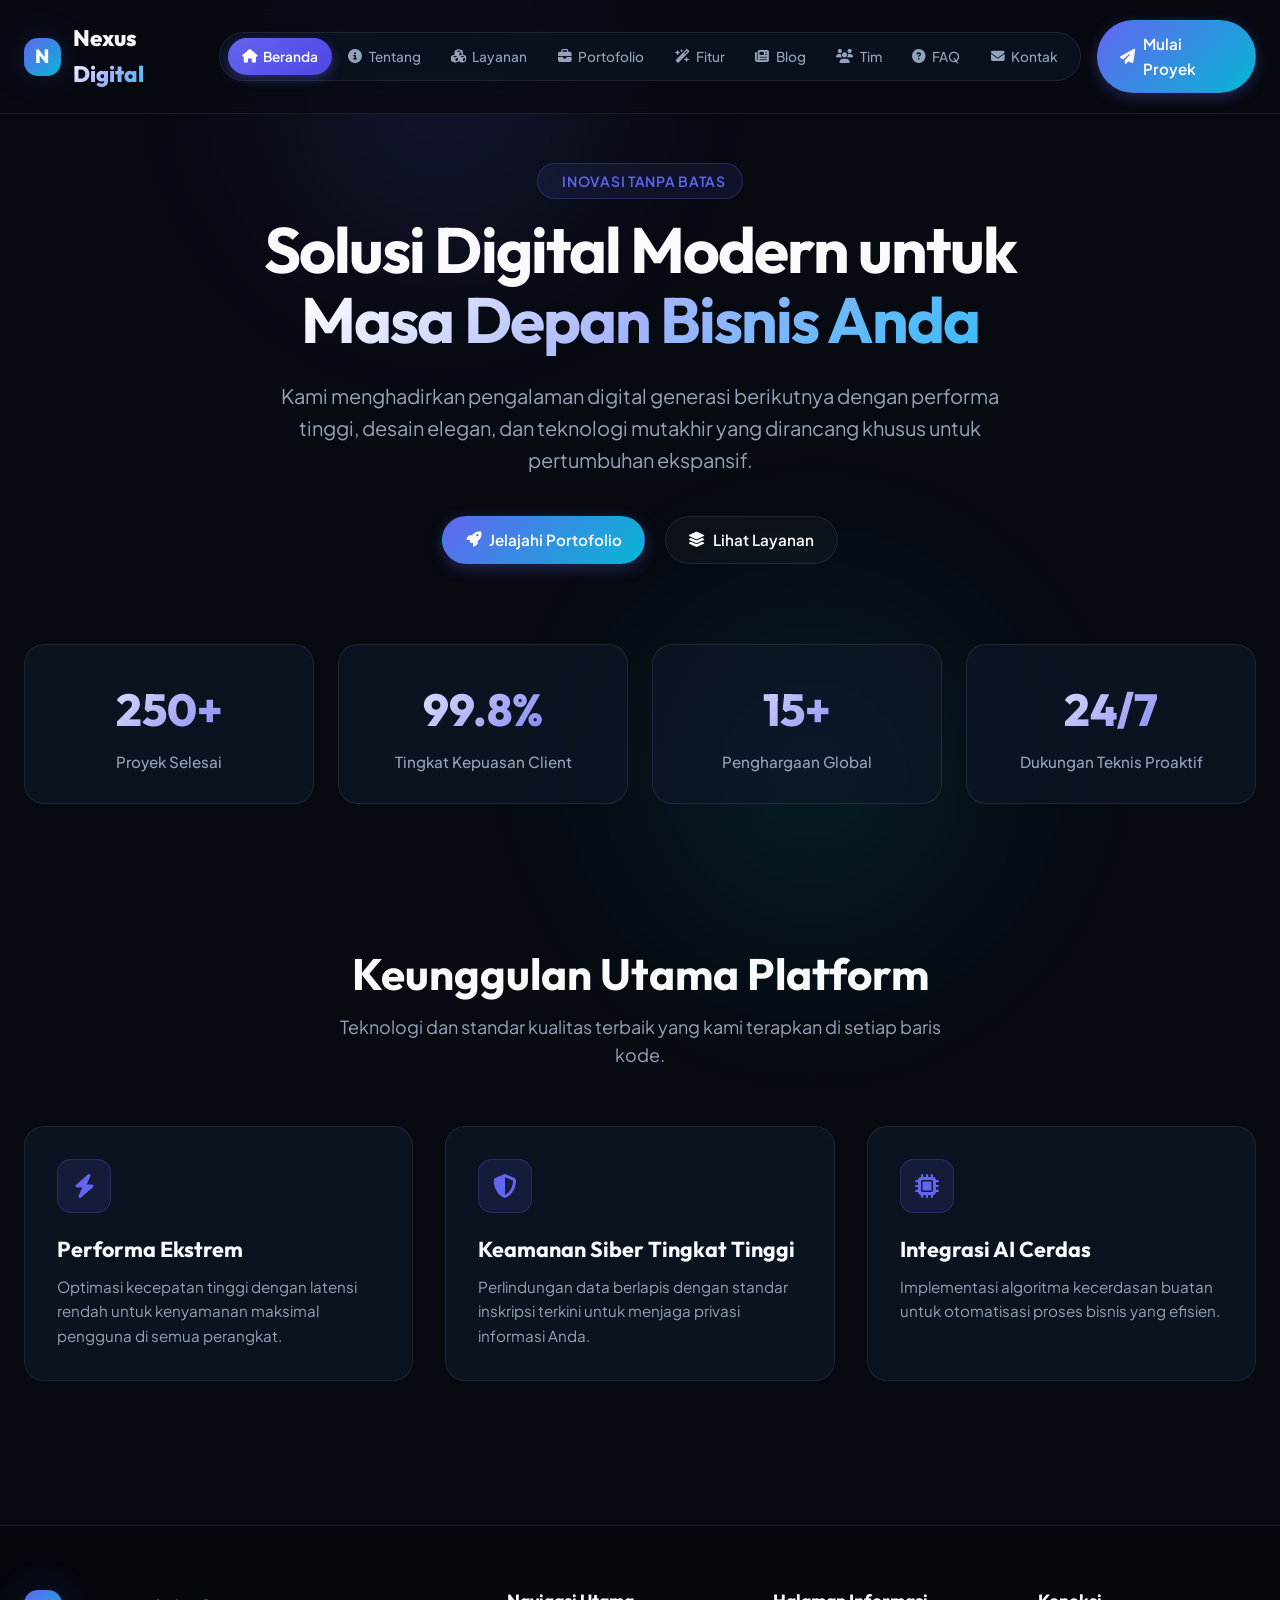
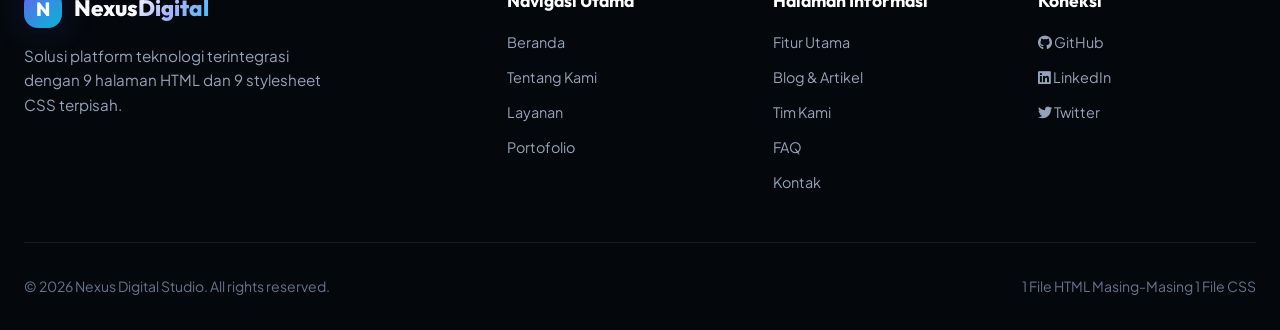
<file: index.html>
<!DOCTYPE html>
<html lang="id">
<head>
  <meta charset="UTF-8">
  <meta name="viewport" content="width=device-width, initial-scale=1.0">
  <title>Beranda - Nexus Digital</title>
  <meta name="description" content="Platform Digital Masa Depan dengan Solusi Teknologi Modern, Inovatif, dan Performa Tinggi.">
  <link rel="stylesheet" href="index.css">
  <link rel="stylesheet" href="https://cdnjs.cloudflare.com/ajax/libs/font-awesome/6.4.0/css/all.min.css">
</head>
<body>

  <!-- Navigation Bar -->
  <header class="site-header" id="siteHeader">
    <div class="container header-inner">
      <a href="index.html" class="logo">
        <div class="logo-icon">N</div>
        <span>Nexus<span class="gradient-text">Digital</span></span>
      </a>

      <!-- 9 Separate HTML Page Links -->
      <nav class="main-nav" id="mainNav">
        <a href="index.html" class="nav-link active"><i class="fa-solid fa-house"></i> Beranda</a>
        <a href="about.html" class="nav-link"><i class="fa-solid fa-circle-info"></i> Tentang</a>
        <a href="services.html" class="nav-link"><i class="fa-solid fa-cubes"></i> Layanan</a>
        <a href="portfolio.html" class="nav-link"><i class="fa-solid fa-briefcase"></i> Portofolio</a>
        <a href="features.html" class="nav-link"><i class="fa-solid fa-wand-magic-sparkles"></i> Fitur</a>
        <a href="blog.html" class="nav-link"><i class="fa-solid fa-newspaper"></i> Blog</a>
        <a href="team.html" class="nav-link"><i class="fa-solid fa-users"></i> Tim</a>
        <a href="faq.html" class="nav-link"><i class="fa-solid fa-circle-question"></i> FAQ</a>
        <a href="contact.html" class="nav-link"><i class="fa-solid fa-envelope"></i> Kontak</a>
      </nav>

      <div class="header-actions">
        <a href="contact.html" class="btn btn-primary"><i class="fa-solid fa-paper-plane"></i> Mulai Proyek</a>
        <button class="mobile-toggle" id="mobileToggle" aria-label="Toggle Navigation"><i class="fa-solid fa-bars"></i></button>
      </div>
    </div>
  </header>

  <!-- Main Content: Home Page -->
  <main class="page-view">
    <div class="container">
      <div class="hero-section">
        <div class="section-tag"><i class="fa-solid fa-sparkles"></i> Inovasi Tanpa Batas</div>
        <h1 class="hero-title">Solusi Digital Modern untuk <br><span class="gradient-text">Masa Depan Bisnis Anda</span></h1>
        <p class="hero-subtitle">Kami menghadirkan pengalaman digital generasi berikutnya dengan performa tinggi, desain elegan, dan teknologi mutakhir yang dirancang khusus untuk pertumbuhan ekspansif.</p>
        <div class="hero-cta">
          <a href="portfolio.html" class="btn btn-primary"><i class="fa-solid fa-rocket"></i> Jelajahi Portofolio</a>
          <a href="services.html" class="btn btn-outline"><i class="fa-solid fa-layer-group"></i> Lihat Layanan</a>
        </div>

        <div class="stats-grid">
          <div class="stat-card">
            <div class="stat-number">250+</div>
            <div class="stat-label">Proyek Selesai</div>
          </div>
          <div class="stat-card">
            <div class="stat-number">99.8%</div>
            <div class="stat-label">Tingkat Kepuasan Client</div>
          </div>
          <div class="stat-card">
            <div class="stat-number">15+</div>
            <div class="stat-label">Penghargaan Global</div>
          </div>
          <div class="stat-card">
            <div class="stat-number">24/7</div>
            <div class="stat-label">Dukungan Teknis Proaktif</div>
          </div>
        </div>
      </div>

      <div style="margin-top: 4rem;">
        <div class="page-header">
          <h2 class="page-title">Keunggulan Utama Platform</h2>
          <p class="subtitle">Teknologi dan standar kualitas terbaik yang kami terapkan di setiap baris kode.</p>
        </div>
        <div class="grid-3">
          <div class="card">
            <div class="card-icon"><i class="fa-solid fa-bolt"></i></div>
            <h3 class="card-title">Performa Ekstrem</h3>
            <p class="card-desc">Optimasi kecepatan tinggi dengan latensi rendah untuk kenyamanan maksimal pengguna di semua perangkat.</p>
          </div>
          <div class="card">
            <div class="card-icon"><i class="fa-solid fa-shield-halved"></i></div>
            <h3 class="card-title">Keamanan Siber Tingkat Tinggi</h3>
            <p class="card-desc">Perlindungan data berlapis dengan standar inskripsi terkini untuk menjaga privasi informasi Anda.</p>
          </div>
          <div class="card">
            <div class="card-icon"><i class="fa-solid fa-microchip"></i></div>
            <h3 class="card-title">Integrasi AI Cerdas</h3>
            <p class="card-desc">Implementasi algoritma kecerdasan buatan untuk otomatisasi proses bisnis yang efisien.</p>
          </div>
        </div>
      </div>
    </div>
  </main>

  <!-- Footer -->
  <footer class="site-footer">
    <div class="container">
      <div class="footer-grid">
        <div class="footer-brand">
          <a href="index.html" class="logo">
            <div class="logo-icon">N</div>
            <span>Nexus<span class="gradient-text">Digital</span></span>
          </a>
          <p>Solusi platform teknologi terintegrasi dengan 9 halaman HTML dan 9 stylesheet CSS terpisah.</p>
        </div>
        <div>
          <h4 class="footer-title">Navigasi Utama</h4>
          <div class="footer-links">
            <a href="index.html" class="footer-link">Beranda</a>
            <a href="about.html" class="footer-link">Tentang Kami</a>
            <a href="services.html" class="footer-link">Layanan</a>
            <a href="portfolio.html" class="footer-link">Portofolio</a>
          </div>
        </div>
        <div>
          <h4 class="footer-title">Halaman Informasi</h4>
          <div class="footer-links">
            <a href="features.html" class="footer-link">Fitur Utama</a>
            <a href="blog.html" class="footer-link">Blog & Artikel</a>
            <a href="team.html" class="footer-link">Tim Kami</a>
            <a href="faq.html" class="footer-link">FAQ</a>
            <a href="contact.html" class="footer-link">Kontak</a>
          </div>
        </div>
        <div>
          <h4 class="footer-title">Koneksi</h4>
          <div class="footer-links">
            <a href="#" class="footer-link"><i class="fa-brands fa-github"></i> GitHub</a>
            <a href="#" class="footer-link"><i class="fa-brands fa-linkedin"></i> LinkedIn</a>
            <a href="#" class="footer-link"><i class="fa-brands fa-twitter"></i> Twitter</a>
          </div>
        </div>
      </div>
      <div class="footer-bottom">
        <div>&copy; 2026 Nexus Digital Studio. All rights reserved.</div>
        <div>1 File HTML Masing-Masing 1 File CSS</div>
      </div>
    </div>
  </footer>

  <script>
    document.getElementById('mobileToggle').addEventListener('click', () => {
      document.getElementById('mainNav').classList.toggle('mobile-active');
    });
  </script>
</body>
</html>
</file>
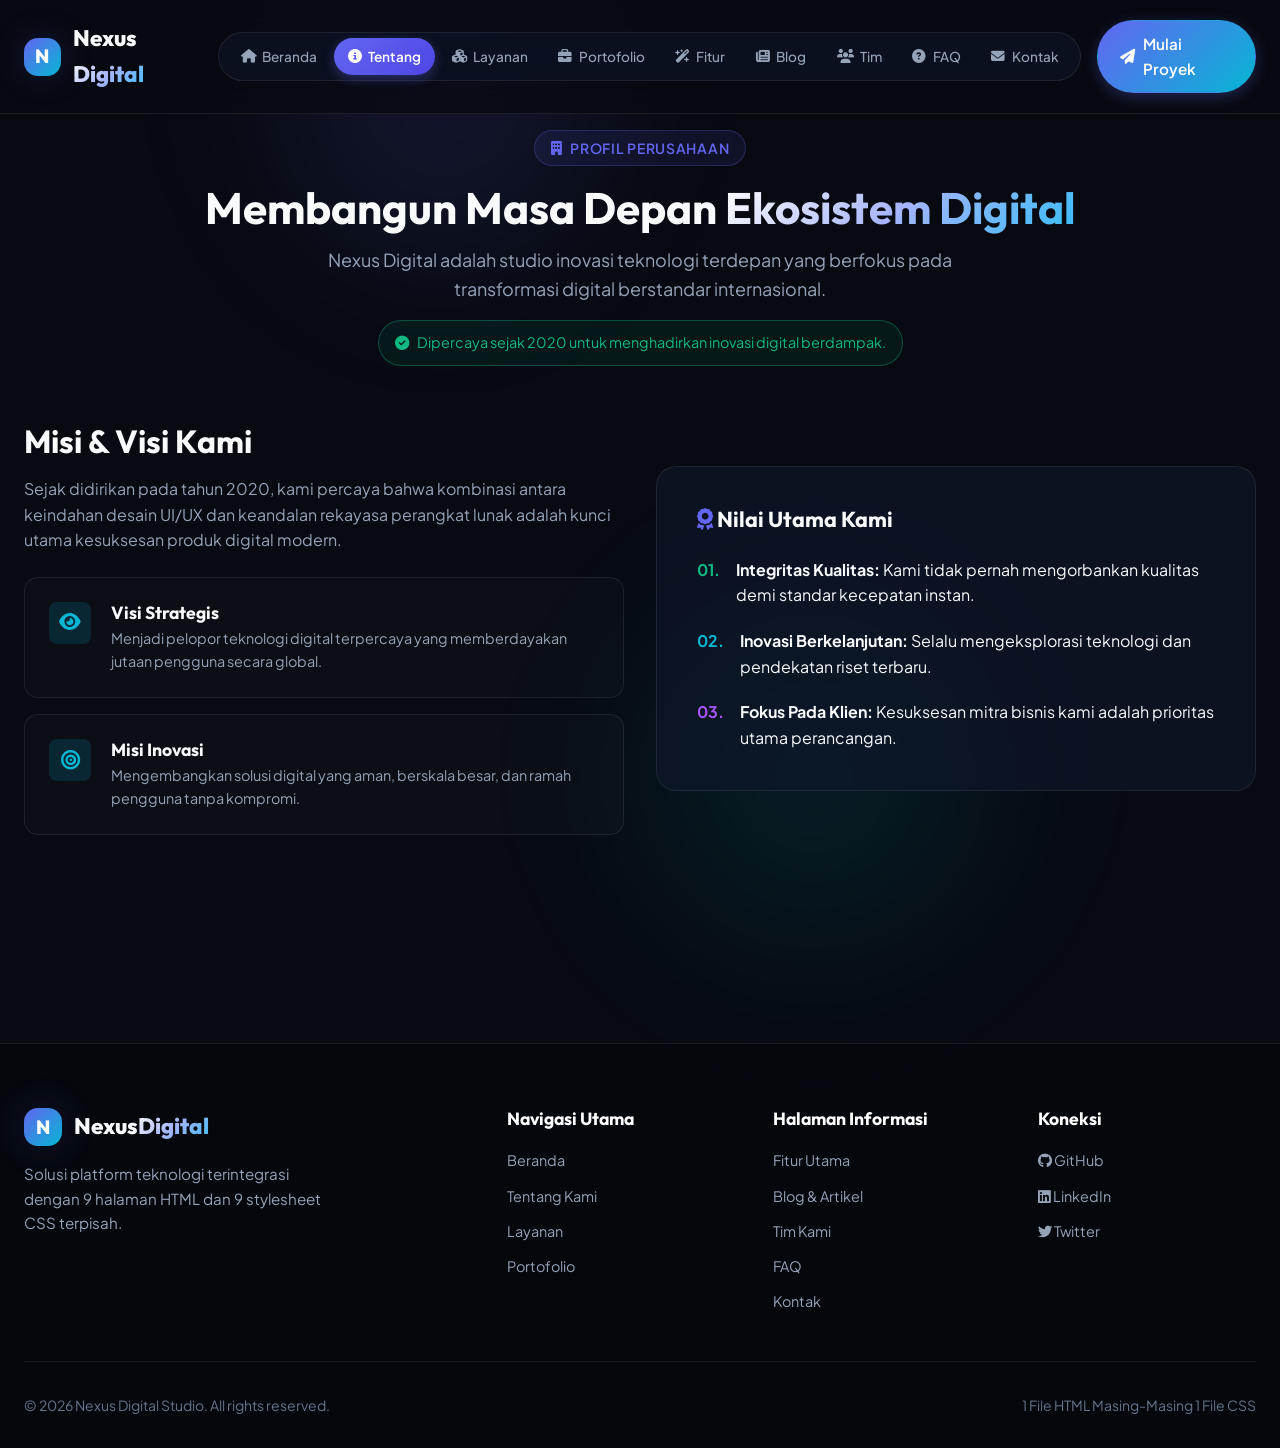
<file: about.html>
<!doctype html>
<html lang="id">
  <head>
    <meta charset="UTF-8" />
    <meta name="viewport" content="width=device-width, initial-scale=1.0" />
    <title>Tentang Kami - Nexus Digital</title>
    <meta
      name="description"
      content="Profil Perusahaan, Visi, Misi, dan Nilai-nilai Utama Nexus Digital."
    />
    <link rel="stylesheet" href="about.css" />
    <link
      rel="stylesheet"
      href="https://cdnjs.cloudflare.com/ajax/libs/font-awesome/6.4.0/css/all.min.css"
    />
  </head>
  <body>
    <!-- Navigation Bar -->
    <header class="site-header" id="siteHeader">
      <div class="container header-inner">
        <a href="index.html" class="logo">
          <div class="logo-icon">N</div>
          <span>Nexus<span class="gradient-text">Digital</span></span>
        </a>

        <!-- 9 Separate HTML Page Links -->
        <nav class="main-nav" id="mainNav">
          <a href="index.html" class="nav-link"
            ><i class="fa-solid fa-house"></i> Beranda</a
          >
          <a href="about.html" class="nav-link active"
            ><i class="fa-solid fa-circle-info"></i> Tentang</a
          >
          <a href="services.html" class="nav-link"
            ><i class="fa-solid fa-cubes"></i> Layanan</a
          >
          <a href="portfolio.html" class="nav-link"
            ><i class="fa-solid fa-briefcase"></i> Portofolio</a
          >
          <a href="features.html" class="nav-link"
            ><i class="fa-solid fa-wand-magic-sparkles"></i> Fitur</a
          >
          <a href="blog.html" class="nav-link"
            ><i class="fa-solid fa-newspaper"></i> Blog</a
          >
          <a href="team.html" class="nav-link"
            ><i class="fa-solid fa-users"></i> Tim</a
          >
          <a href="faq.html" class="nav-link"
            ><i class="fa-solid fa-circle-question"></i> FAQ</a
          >
          <a href="contact.html" class="nav-link"
            ><i class="fa-solid fa-envelope"></i> Kontak</a
          >
        </nav>

        <div class="header-actions">
          <a href="contact.html" class="btn btn-primary"
            ><i class="fa-solid fa-paper-plane"></i> Mulai Proyek</a
          >
          <button
            class="mobile-toggle"
            id="mobileToggle"
            aria-label="Toggle Navigation"
          >
            <i class="fa-solid fa-bars"></i>
          </button>
        </div>
      </div>
    </header>

    <!-- Main Content: About Page -->
    <main class="page-view">
      <div class="container">
        <div class="page-header">
          <div class="section-tag">
            <i class="fa-solid fa-building"></i> Profil Perusahaan
          </div>
          <h1 class="page-title">
            Membangun Masa Depan
            <span class="gradient-text">Ekosistem Digital</span>
          </h1>
          <p class="subtitle">
            Nexus Digital adalah studio inovasi teknologi terdepan yang berfokus
            pada transformasi digital berstandar internasional.
          </p>
          <div class="about-highlight">
            <i class="fa-solid fa-circle-check"></i> Dipercaya sejak 2020 untuk
            menghadirkan inovasi digital berdampak.
          </div>
        </div>

        <div class="grid-2" style="align-items: center; margin-bottom: 4rem">
          <div>
            <h2 style="font-size: 2rem; margin-bottom: 1rem">
              Misi & Visi Kami
            </h2>
            <p style="color: var(--text-muted); margin-bottom: 1.5rem">
              Sejak didirikan pada tahun 2020, kami percaya bahwa kombinasi
              antara keindahan desain UI/UX dan keandalan rekayasa perangkat
              lunak adalah kunci utama kesuksesan produk digital modern.
            </p>
            <div class="feature-box" style="margin-bottom: 1rem">
              <div class="feature-icon-sm"><i class="fa-solid fa-eye"></i></div>
              <div>
                <h4 style="font-size: 1.1rem; margin-bottom: 0.25rem">
                  Visi Strategis
                </h4>
                <p style="color: var(--text-muted); font-size: 0.9rem">
                  Menjadi pelopor teknologi digital terpercaya yang
                  memberdayakan jutaan pengguna secara global.
                </p>
              </div>
            </div>
            <div class="feature-box">
              <div class="feature-icon-sm">
                <i class="fa-solid fa-bullseye"></i>
              </div>
              <div>
                <h4 style="font-size: 1.1rem; margin-bottom: 0.25rem">
                  Misi Inovasi
                </h4>
                <p style="color: var(--text-muted); font-size: 0.9rem">
                  Mengembangkan solusi digital yang aman, berskala besar, dan
                  ramah pengguna tanpa kompromi.
                </p>
              </div>
            </div>
          </div>

          <div class="card" style="padding: 2.5rem">
            <h3 class="card-title" style="margin-bottom: 1.5rem">
              <i class="fa-solid fa-award" style="color: var(--primary)"></i>
              Nilai Utama Kami
            </h3>
            <ul style="display: flex; flex-direction: column; gap: 1.25rem">
              <li style="display: flex; gap: 1rem">
                <span style="color: var(--success); font-weight: bold"
                  >01.</span
                >
                <div>
                  <strong>Integritas Kualitas:</strong> Kami tidak pernah
                  mengorbankan kualitas demi standar kecepatan instan.
                </div>
              </li>
              <li style="display: flex; gap: 1rem">
                <span style="color: var(--secondary); font-weight: bold"
                  >02.</span
                >
                <div>
                  <strong>Inovasi Berkelanjutan:</strong> Selalu mengeksplorasi
                  teknologi dan pendekatan riset terbaru.
                </div>
              </li>
              <li style="display: flex; gap: 1rem">
                <span style="color: var(--accent); font-weight: bold">03.</span>
                <div>
                  <strong>Fokus Pada Klien:</strong> Kesuksesan mitra bisnis
                  kami adalah prioritas utama perancangan.
                </div>
              </li>
            </ul>
          </div>
        </div>
      </div>
    </main>

    <!-- Footer -->
    <footer class="site-footer">
      <div class="container">
        <div class="footer-grid">
          <div class="footer-brand">
            <a href="index.html" class="logo">
              <div class="logo-icon">N</div>
              <span>Nexus<span class="gradient-text">Digital</span></span>
            </a>
            <p>
              Solusi platform teknologi terintegrasi dengan 9 halaman HTML dan 9
              stylesheet CSS terpisah.
            </p>
          </div>
          <div>
            <h4 class="footer-title">Navigasi Utama</h4>
            <div class="footer-links">
              <a href="index.html" class="footer-link">Beranda</a>
              <a href="about.html" class="footer-link">Tentang Kami</a>
              <a href="services.html" class="footer-link">Layanan</a>
              <a href="portfolio.html" class="footer-link">Portofolio</a>
            </div>
          </div>
          <div>
            <h4 class="footer-title">Halaman Informasi</h4>
            <div class="footer-links">
              <a href="features.html" class="footer-link">Fitur Utama</a>
              <a href="blog.html" class="footer-link">Blog & Artikel</a>
              <a href="team.html" class="footer-link">Tim Kami</a>
              <a href="faq.html" class="footer-link">FAQ</a>
              <a href="contact.html" class="footer-link">Kontak</a>
            </div>
          </div>
          <div>
            <h4 class="footer-title">Koneksi</h4>
            <div class="footer-links">
              <a href="#" class="footer-link"
                ><i class="fa-brands fa-github"></i> GitHub</a
              >
              <a href="#" class="footer-link"
                ><i class="fa-brands fa-linkedin"></i> LinkedIn</a
              >
              <a href="#" class="footer-link"
                ><i class="fa-brands fa-twitter"></i> Twitter</a
              >
            </div>
          </div>
        </div>
        <div class="footer-bottom">
          <div>&copy; 2026 Nexus Digital Studio. All rights reserved.</div>
          <div>1 File HTML Masing-Masing 1 File CSS</div>
        </div>
      </div>
    </footer>

    <script>
      document.getElementById("mobileToggle").addEventListener("click", () => {
        document.getElementById("mainNav").classList.toggle("mobile-active");
      });
    </script>
  </body>
</html>
</file>
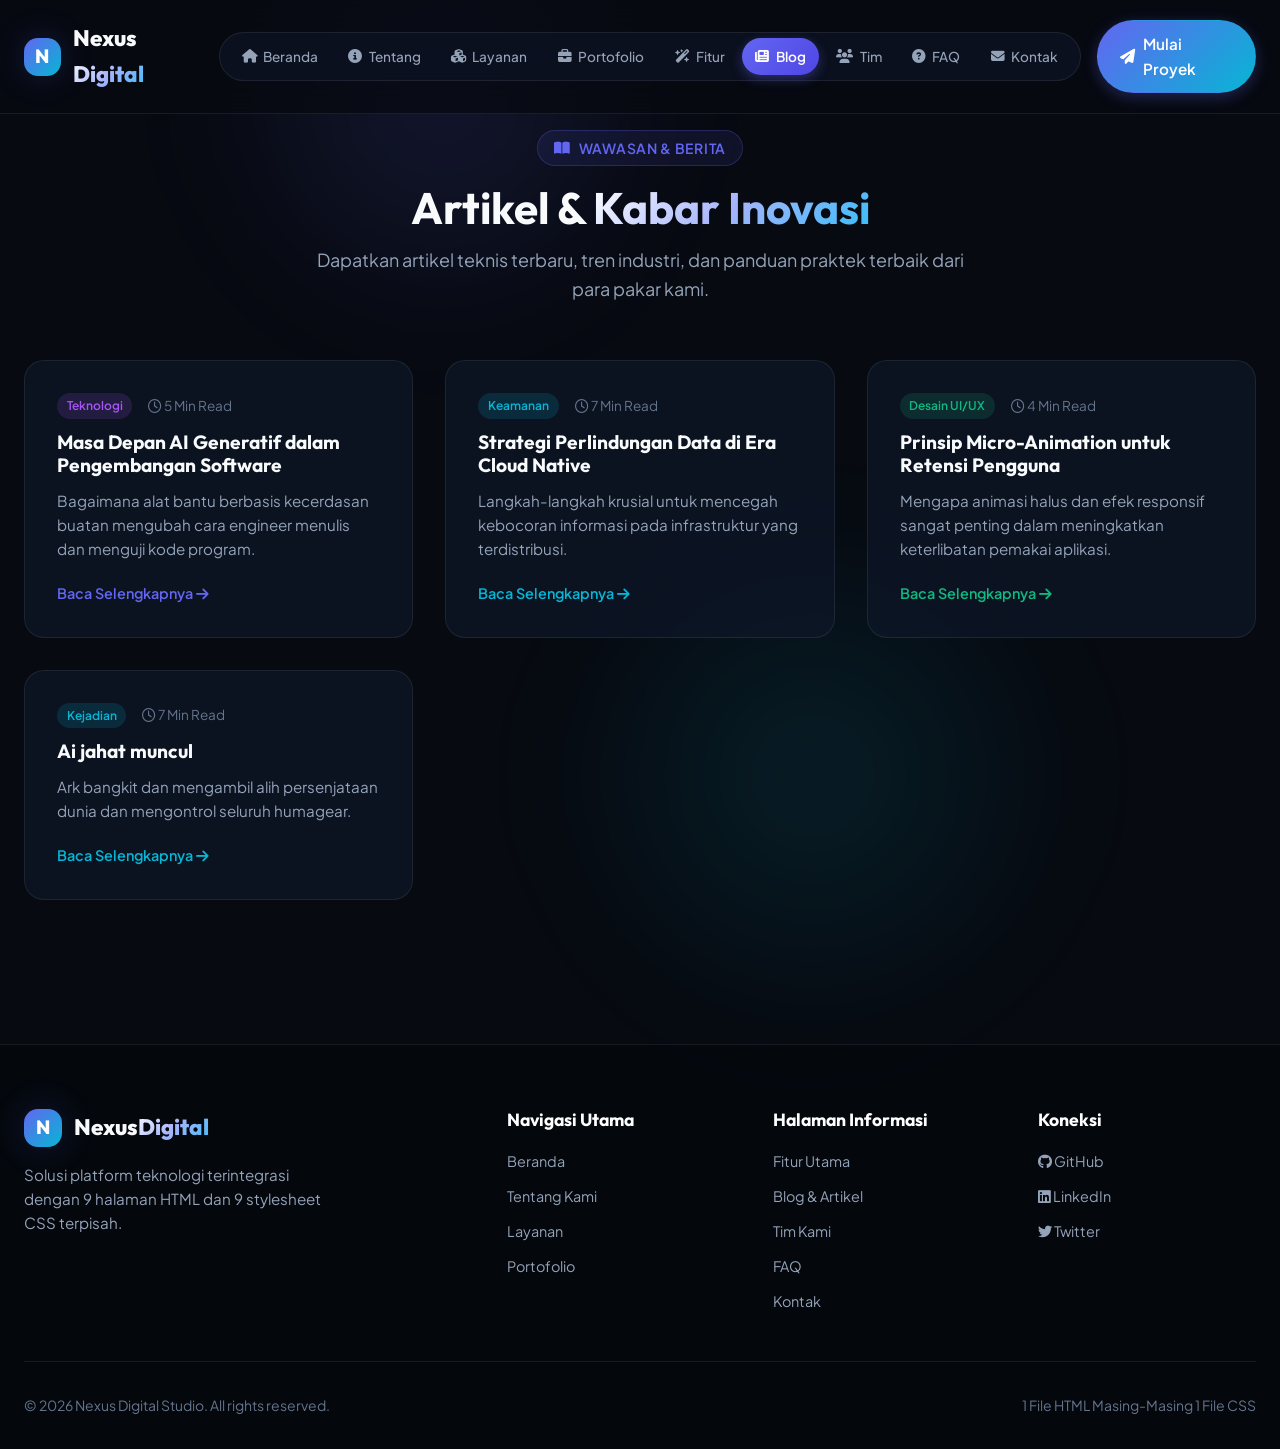
<file: blog.html>
<!doctype html>
<html lang="id">
  <head>
    <meta charset="UTF-8" />
    <meta name="viewport" content="width=device-width, initial-scale=1.0" />
    <title>Blog & Artikel - Nexus Digital</title>
    <meta
      name="description"
      content="Artikel Teknis, Tren Industri, dan Panduan Praktek Terbaik Nexus Digital."
    />
    <link rel="stylesheet" href="blog.css" />
    <link
      rel="stylesheet"
      href="https://cdnjs.cloudflare.com/ajax/libs/font-awesome/6.4.0/css/all.min.css"
    />
  </head>
  <body>
    <!-- Navigation Bar -->
    <header class="site-header" id="siteHeader">
      <div class="container header-inner">
        <a href="index.html" class="logo">
          <div class="logo-icon">N</div>
          <span>Nexus<span class="gradient-text">Digital</span></span>
        </a>

        <!-- 9 Separate HTML Page Links -->
        <nav class="main-nav" id="mainNav">
          <a href="index.html" class="nav-link"
            ><i class="fa-solid fa-house"></i> Beranda</a
          >
          <a href="about.html" class="nav-link"
            ><i class="fa-solid fa-circle-info"></i> Tentang</a
          >
          <a href="services.html" class="nav-link"
            ><i class="fa-solid fa-cubes"></i> Layanan</a
          >
          <a href="portfolio.html" class="nav-link"
            ><i class="fa-solid fa-briefcase"></i> Portofolio</a
          >
          <a href="features.html" class="nav-link"
            ><i class="fa-solid fa-wand-magic-sparkles"></i> Fitur</a
          >
          <a href="blog.html" class="nav-link active"
            ><i class="fa-solid fa-newspaper"></i> Blog</a
          >
          <a href="team.html" class="nav-link"
            ><i class="fa-solid fa-users"></i> Tim</a
          >
          <a href="faq.html" class="nav-link"
            ><i class="fa-solid fa-circle-question"></i> FAQ</a
          >
          <a href="contact.html" class="nav-link"
            ><i class="fa-solid fa-envelope"></i> Kontak</a
          >
        </nav>

        <div class="header-actions">
          <a href="contact.html" class="btn btn-primary"
            ><i class="fa-solid fa-paper-plane"></i> Mulai Proyek</a
          >
          <button
            class="mobile-toggle"
            id="mobileToggle"
            aria-label="Toggle Navigation"
          >
            <i class="fa-solid fa-bars"></i>
          </button>
        </div>
      </div>
    </header>

    <!-- Main Content: Blog Page -->
    <main class="page-view">
      <div class="container">
        <div class="page-header">
          <div class="section-tag">
            <i class="fa-solid fa-book-open"></i> Wawasan & Berita
          </div>
          <h1 class="page-title">
            Artikel & <span class="gradient-text">Kabar Inovasi</span>
          </h1>
          <p class="subtitle">
            Dapatkan artikel teknis terbaru, tren industri, dan panduan praktek
            terbaik dari para pakar kami.
          </p>
        </div>

        <div class="grid-3">
          <!-- Article 1 -->
          <div class="card blog-card">
            <div class="blog-meta">
              <span class="blog-badge">Teknologi</span>
              <span><i class="fa-regular fa-clock"></i> 5 Min Read</span>
            </div>
            <h3
              class="card-title"
              style="font-size: 1.2rem; margin-bottom: 0.75rem"
            >
              Masa Depan AI Generatif dalam Pengembangan Software
            </h3>
            <p class="card-desc" style="margin-bottom: 1.25rem">
              Bagaimana alat bantu berbasis kecerdasan buatan mengubah cara
              engineer menulis dan menguji kode program.
            </p>
            <a
              href="#"
              style="color: var(--primary); font-weight: 600; font-size: 0.9rem"
              >Baca Selengkapnya <i class="fa-solid fa-arrow-right"></i
            ></a>
          </div>

          <!-- Article 2 -->
          <div class="card blog-card">
            <div class="blog-meta">
              <span
                class="blog-badge"
                style="
                  background: rgba(6, 182, 212, 0.15);
                  color: var(--secondary);
                "
                >Keamanan</span
              >
              <span><i class="fa-regular fa-clock"></i> 7 Min Read</span>
            </div>
            <h3
              class="card-title"
              style="font-size: 1.2rem; margin-bottom: 0.75rem"
            >
              Strategi Perlindungan Data di Era Cloud Native
            </h3>
            <p class="card-desc" style="margin-bottom: 1.25rem">
              Langkah-langkah krusial untuk mencegah kebocoran informasi pada
              infrastruktur yang terdistribusi.
            </p>
            <a
              href="#"
              style="
                color: var(--secondary);
                font-weight: 600;
                font-size: 0.9rem;
              "
              >Baca Selengkapnya <i class="fa-solid fa-arrow-right"></i
            ></a>
          </div>

          <!-- Article 3 -->
          <div class="card blog-card">
            <div class="blog-meta">
              <span
                class="blog-badge"
                style="
                  background: rgba(16, 185, 129, 0.15);
                  color: var(--success);
                "
                >Desain UI/UX</span
              >
              <span><i class="fa-regular fa-clock"></i> 4 Min Read</span>
            </div>
            <h3
              class="card-title"
              style="font-size: 1.2rem; margin-bottom: 0.75rem"
            >
              Prinsip Micro-Animation untuk Retensi Pengguna
            </h3>
            <p class="card-desc" style="margin-bottom: 1.25rem">
              Mengapa animasi halus dan efek responsif sangat penting dalam
              meningkatkan keterlibatan pemakai aplikasi.
            </p>
            <a
              href="#"
              style="color: var(--success); font-weight: 600; font-size: 0.9rem"
              >Baca Selengkapnya <i class="fa-solid fa-arrow-right"></i
            ></a>
          </div>

          <div class="card blog-card">
            <div class="blog-meta">
              <span
                class="blog-badge"
                style="
                  background: rgba(6, 182, 212, 0.15);
                  color: var(--secondary);
                "
                >Kejadian</span
              >
              <span><i class="fa-regular fa-clock"></i> 7 Min Read</span>
            </div>
            <h3
              class="card-title"
              style="font-size: 1.2rem; margin-bottom: 0.75rem"
            >
              Ai jahat muncul
            </h3>
            <p class="card-desc" style="margin-bottom: 1.25rem">
              Ark bangkit dan mengambil alih persenjataan dunia dan mengontrol
              seluruh humagear.
            </p>
            <a
              href="#"
              style="
                color: var(--secondary);
                font-weight: 600;
                font-size: 0.9rem;
              "
              >Baca Selengkapnya <i class="fa-solid fa-arrow-right"></i
            ></a>
          </div>
        </div>
      </div>
    </main>

    <!-- Footer -->
    <footer class="site-footer">
      <div class="container">
        <div class="footer-grid">
          <div class="footer-brand">
            <a href="index.html" class="logo">
              <div class="logo-icon">N</div>
              <span>Nexus<span class="gradient-text">Digital</span></span>
            </a>
            <p>
              Solusi platform teknologi terintegrasi dengan 9 halaman HTML dan 9
              stylesheet CSS terpisah.
            </p>
          </div>
          <div>
            <h4 class="footer-title">Navigasi Utama</h4>
            <div class="footer-links">
              <a href="index.html" class="footer-link">Beranda</a>
              <a href="about.html" class="footer-link">Tentang Kami</a>
              <a href="services.html" class="footer-link">Layanan</a>
              <a href="portfolio.html" class="footer-link">Portofolio</a>
            </div>
          </div>
          <div>
            <h4 class="footer-title">Halaman Informasi</h4>
            <div class="footer-links">
              <a href="features.html" class="footer-link">Fitur Utama</a>
              <a href="blog.html" class="footer-link">Blog & Artikel</a>
              <a href="team.html" class="footer-link">Tim Kami</a>
              <a href="faq.html" class="footer-link">FAQ</a>
              <a href="contact.html" class="footer-link">Kontak</a>
            </div>
          </div>
          <div>
            <h4 class="footer-title">Koneksi</h4>
            <div class="footer-links">
              <a href="#" class="footer-link"
                ><i class="fa-brands fa-github"></i> GitHub</a
              >
              <a href="#" class="footer-link"
                ><i class="fa-brands fa-linkedin"></i> LinkedIn</a
              >
              <a href="#" class="footer-link"
                ><i class="fa-brands fa-twitter"></i> Twitter</a
              >
            </div>
          </div>
        </div>
        <div class="footer-bottom">
          <div>&copy; 2026 Nexus Digital Studio. All rights reserved.</div>
          <div>1 File HTML Masing-Masing 1 File CSS</div>
        </div>
      </div>
    </footer>

    <script>
      document.getElementById("mobileToggle").addEventListener("click", () => {
        document.getElementById("mainNav").classList.toggle("mobile-active");
      });
    </script>
  </body>
</html>
</file>
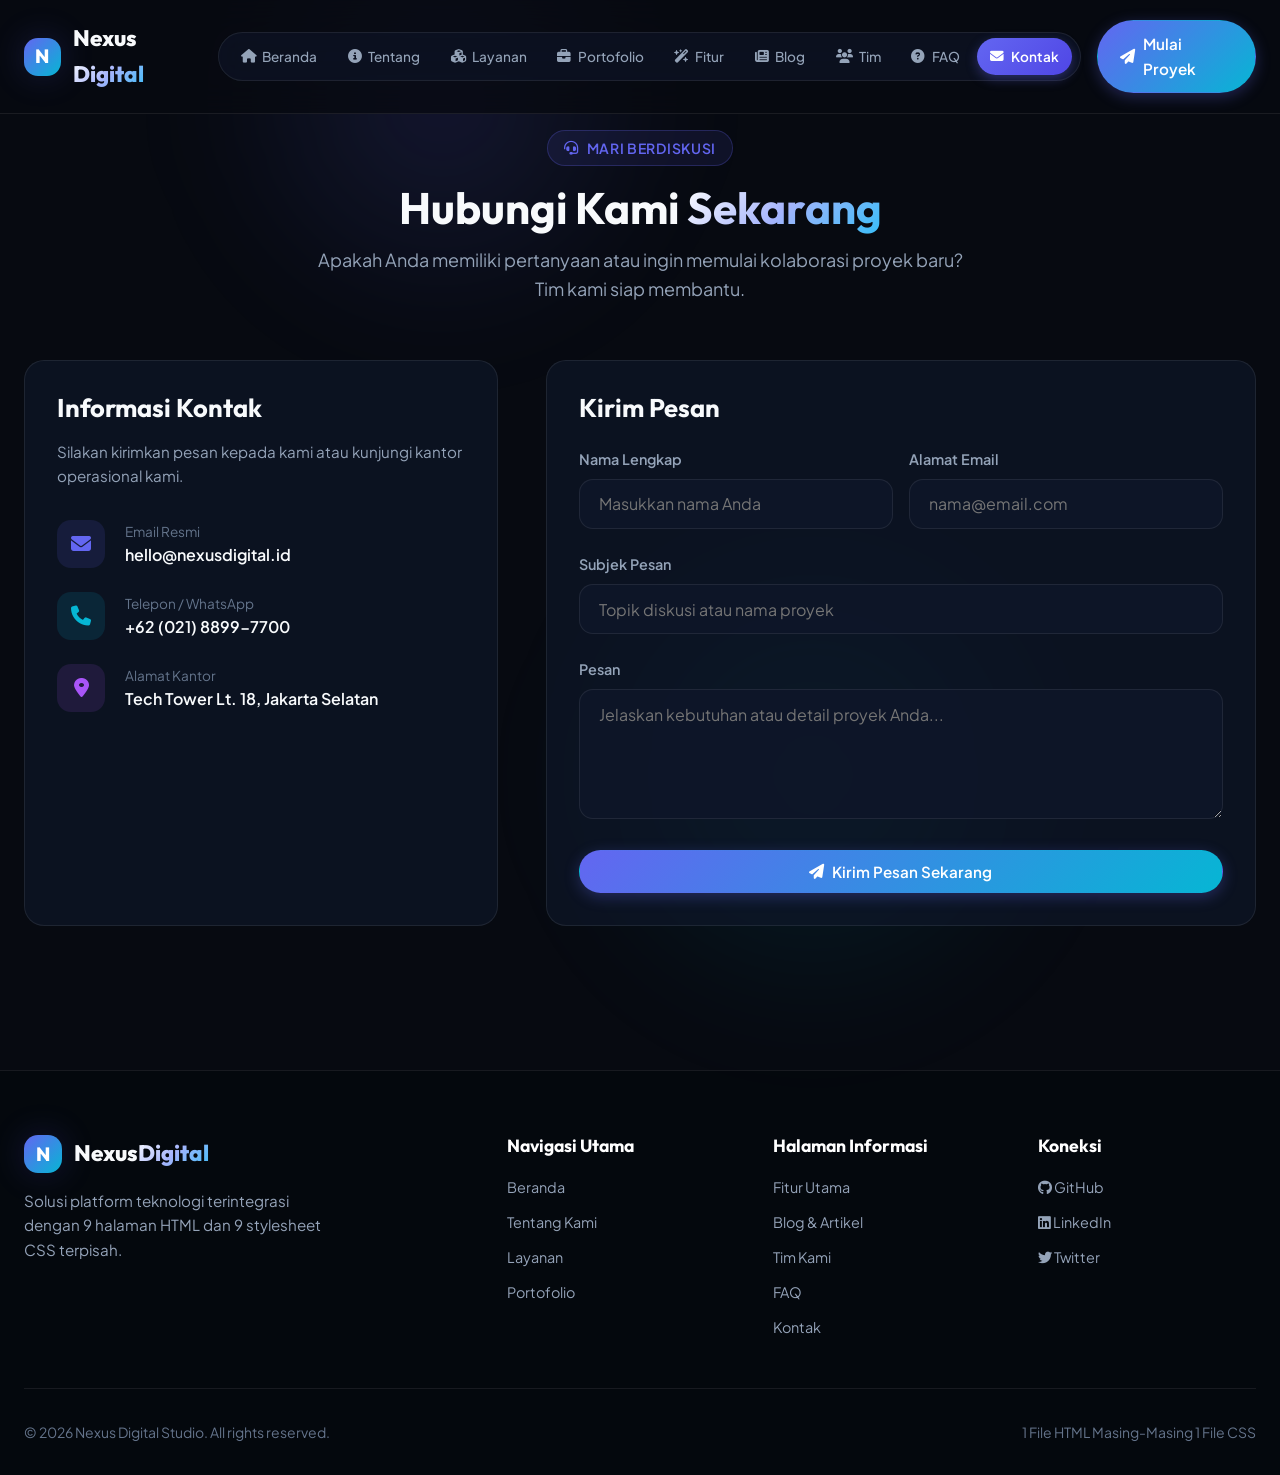
<file: contact.html>
<!doctype html>
<html lang="id">
  <head>
    <meta charset="UTF-8" />
    <meta name="viewport" content="width=device-width, initial-scale=1.0" />
    <title>Kontak Kami - Nexus Digital</title>
    <meta
      name="description"
      content="Hubungi Tim Nexus Digital untuk Konsultasi Proyek & Informasi Kerjasama."
    />
    <link rel="stylesheet" href="contact.css" />
    <link
      rel="stylesheet"
      href="https://cdnjs.cloudflare.com/ajax/libs/font-awesome/6.4.0/css/all.min.css"
    />
  </head>
  <body>
    <!-- Navigation Bar -->
    <header class="site-header" id="siteHeader">
      <div class="container header-inner">
        <a href="index.html" class="logo">
          <div class="logo-icon">N</div>
          <span>Nexus<span class="gradient-text">Digital</span></span>
        </a>

        <!-- 9 Separate HTML Page Links -->
        <nav class="main-nav" id="mainNav">
          <a href="index.html" class="nav-link"
            ><i class="fa-solid fa-house"></i> Beranda</a
          >
          <a href="about.html" class="nav-link"
            ><i class="fa-solid fa-circle-info"></i> Tentang</a
          >
          <a href="services.html" class="nav-link"
            ><i class="fa-solid fa-cubes"></i> Layanan</a
          >
          <a href="portfolio.html" class="nav-link"
            ><i class="fa-solid fa-briefcase"></i> Portofolio</a
          >
          <a href="features.html" class="nav-link"
            ><i class="fa-solid fa-wand-magic-sparkles"></i> Fitur</a
          >
          <a href="blog.html" class="nav-link"
            ><i class="fa-solid fa-newspaper"></i> Blog</a
          >
          <a href="team.html" class="nav-link"
            ><i class="fa-solid fa-users"></i> Tim</a
          >
          <a href="faq.html" class="nav-link"
            ><i class="fa-solid fa-circle-question"></i> FAQ</a
          >
          <a href="contact.html" class="nav-link active"
            ><i class="fa-solid fa-envelope"></i> Kontak</a
          >
        </nav>

        <div class="header-actions">
          <a href="contact.html" class="btn btn-primary"
            ><i class="fa-solid fa-paper-plane"></i> Mulai Proyek</a
          >
          <button
            class="mobile-toggle"
            id="mobileToggle"
            aria-label="Toggle Navigation"
          >
            <i class="fa-solid fa-bars"></i>
          </button>
        </div>
      </div>
    </header>

    <!-- Main Content: Contact Page -->
    <main class="page-view">
      <div class="container">
        <div class="page-header">
          <div class="section-tag">
            <i class="fa-solid fa-headset"></i> Mari Berdiskusi
          </div>
          <h1 class="page-title">
            Hubungi Kami <span class="gradient-text">Sekarang</span>
          </h1>
          <p class="subtitle">
            Apakah Anda memiliki pertanyaan atau ingin memulai kolaborasi proyek
            baru? Tim kami siap membantu.
          </p>
        </div>

        <div class="contact-container">
          <!-- Contact Info -->
          <div class="card">
            <h2 style="font-size: 1.6rem; margin-bottom: 1rem">
              Informasi Kontak
            </h2>
            <p style="color: var(--text-muted); font-size: 0.95rem">
              Silakan kirimkan pesan kepada kami atau kunjungi kantor
              operasional kami.
            </p>

            <div class="contact-info-list">
              <div class="contact-info-item">
                <div class="contact-icon">
                  <i class="fa-solid fa-envelope"></i>
                </div>
                <div>
                  <div style="font-size: 0.85rem; color: var(--text-dim)">
                    Email Resmi
                  </div>
                  <div style="font-weight: 600">hello@nexusdigital.id</div>
                </div>
              </div>

              <div class="contact-info-item">
                <div
                  class="contact-icon"
                  style="
                    color: var(--secondary);
                    background: rgba(6, 182, 212, 0.12);
                  "
                >
                  <i class="fa-solid fa-phone"></i>
                </div>
                <div>
                  <div style="font-size: 0.85rem; color: var(--text-dim)">
                    Telepon / WhatsApp
                  </div>
                  <div style="font-weight: 600">+62 (021) 8899-7700</div>
                </div>
              </div>

              <div class="contact-info-item">
                <div
                  class="contact-icon"
                  style="
                    color: var(--accent);
                    background: rgba(168, 85, 247, 0.12);
                  "
                >
                  <i class="fa-solid fa-location-dot"></i>
                </div>
                <div>
                  <div style="font-size: 0.85rem; color: var(--text-dim)">
                    Alamat Kantor
                  </div>
                  <div style="font-weight: 600">
                    Tech Tower Lt. 18, Jakarta Selatan
                  </div>
                </div>
              </div>
            </div>
          </div>

          <!-- Contact Form -->
          <div class="card">
            <h2 style="font-size: 1.6rem; margin-bottom: 1.5rem">
              Kirim Pesan
            </h2>
            <form id="contactForm">
              <div
                style="display: grid; grid-template-columns: 1fr 1fr; gap: 1rem"
              >
                <div class="form-group">
                  <label class="form-label" for="formName">Nama Lengkap</label>
                  <input
                    type="text"
                    id="formName"
                    class="form-input"
                    placeholder="Masukkan nama Anda"
                    required
                  />
                </div>
                <div class="form-group">
                  <label class="form-label" for="formEmail">Alamat Email</label>
                  <input
                    type="email"
                    id="formEmail"
                    class="form-input"
                    placeholder="nama@email.com"
                    required
                  />
                </div>
              </div>
              <div class="form-group">
                <label class="form-label" for="formSubject">Subjek Pesan</label>
                <input
                  type="text"
                  id="formSubject"
                  class="form-input"
                  placeholder="Topik diskusi atau nama proyek"
                  required
                />
              </div>
              <div class="form-group">
                <label class="form-label" for="formMessage">Pesan</label>
                <textarea
                  id="formMessage"
                  class="form-textarea"
                  placeholder="Jelaskan kebutuhan atau detail proyek Anda..."
                  required
                ></textarea>
              </div>
              <button type="submit" class="btn btn-primary" style="width: 100%">
                <i class="fa-solid fa-paper-plane"></i> Kirim Pesan Sekarang
              </button>
            </form>
          </div>
        </div>
      </div>
    </main>

    <!-- Notification Toast -->
    <div class="toast-alert" id="toastAlert">
      <i class="fa-solid fa-circle-check" style="font-size: 1.2rem"></i>
      <span
        >Pesan Anda berhasil terkirim! ayu tinting ke pasarTim kami akan
        merespon segera.</span
      >
    </div>

    <!-- Footer -->
    <footer class="site-footer">
      <div class="container">
        <div class="footer-grid">
          <div class="footer-brand">
            <a href="index.html" class="logo">
              <div class="logo-icon">N</div>
              <span>Nexus<span class="gradient-text">Digital</span></span>
            </a>
            <p>
              Solusi platform teknologi terintegrasi dengan 9 halaman HTML dan 9
              stylesheet CSS terpisah.
            </p>
          </div>
          <div>
            <h4 class="footer-title">Navigasi Utama</h4>
            <div class="footer-links">
              <a href="index.html" class="footer-link">Beranda</a>
              <a href="about.html" class="footer-link">Tentang Kami</a>
              <a href="services.html" class="footer-link">Layanan</a>
              <a href="portfolio.html" class="footer-link">Portofolio</a>
            </div>
          </div>
          <div>
            <h4 class="footer-title">Halaman Informasi</h4>
            <div class="footer-links">
              <a href="features.html" class="footer-link">Fitur Utama</a>
              <a href="blog.html" class="footer-link">Blog & Artikel</a>
              <a href="team.html" class="footer-link">Tim Kami</a>
              <a href="faq.html" class="footer-link">FAQ</a>
              <a href="contact.html" class="footer-link">Kontak</a>
            </div>
          </div>
          <div>
            <h4 class="footer-title">Koneksi</h4>
            <div class="footer-links">
              <a href="#" class="footer-link"
                ><i class="fa-brands fa-github"></i> GitHub</a
              >
              <a href="#" class="footer-link"
                ><i class="fa-brands fa-linkedin"></i> LinkedIn</a
              >
              <a href="#" class="footer-link"
                ><i class="fa-brands fa-twitter"></i> Twitter</a
              >
            </div>
          </div>
        </div>
        <div class="footer-bottom">
          <div>&copy; 2026 Nexus Digital Studio. All rights reserved.</div>
          <div>1 File HTML Masing-Masing 1 File CSS</div>
        </div>
      </div>
    </footer>

    <script>
      document.getElementById("mobileToggle").addEventListener("click", () => {
        document.getElementById("mainNav").classList.toggle("mobile-active");
      });

      const contactForm = document.getElementById("contactForm");
      const toastAlert = document.getElementById("toastAlert");

      if (contactForm) {
        contactForm.addEventListener("submit", (e) => {
          e.preventDefault();
          toastAlert.classList.add("show");
          contactForm.reset();

          setTimeout(() => {
            toastAlert.classList.remove("show");
          }, 4000);
        });
      }
    </script>
  </body>
</html>
</file>
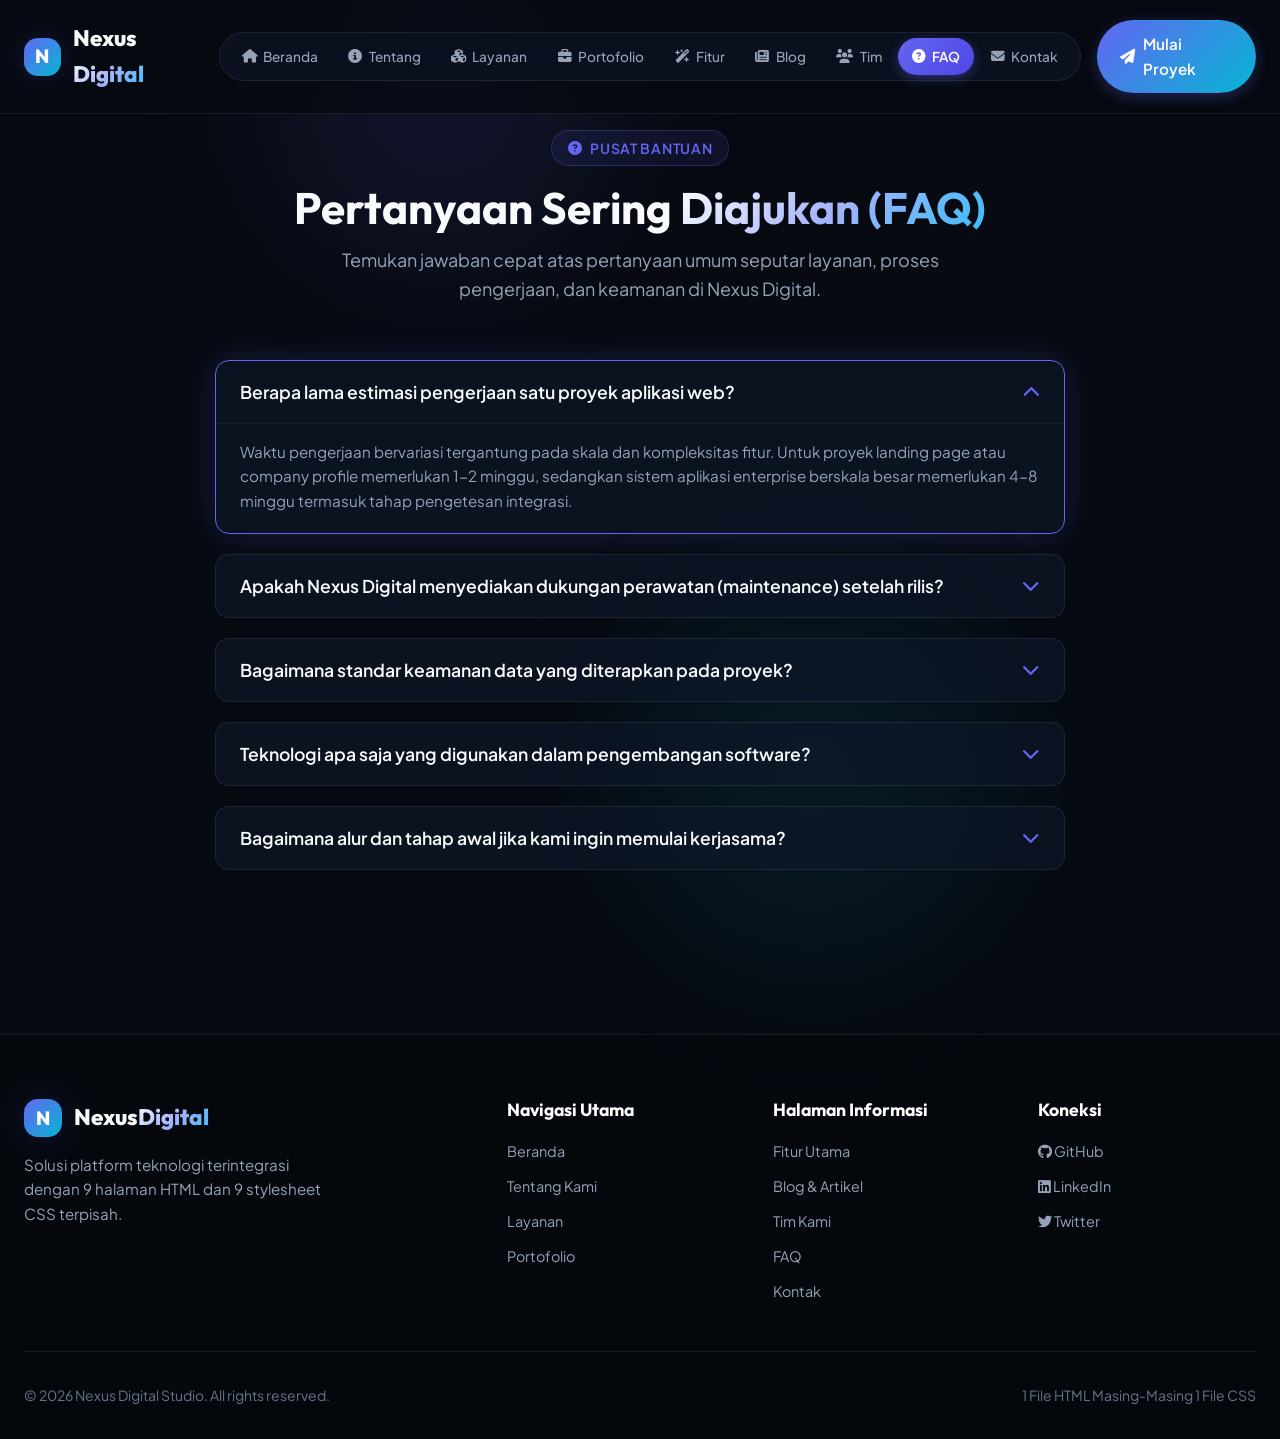
<file: faq.html>
<!DOCTYPE html>
<html lang="id">
<head>
  <meta charset="UTF-8">
  <meta name="viewport" content="width=device-width, initial-scale=1.0">
  <title>FAQ - Nexus Digital</title>
  <meta name="description" content="Pertanyaan yang Sering Diajukan (FAQ) Mengenai Layanan, Keamanan, dan Kerjasama Nexus Digital.">
  <link rel="stylesheet" href="faq.css">
  <link rel="stylesheet" href="https://cdnjs.cloudflare.com/ajax/libs/font-awesome/6.4.0/css/all.min.css">
</head>
<body>

  <!-- Navigation Bar -->
  <header class="site-header" id="siteHeader">
    <div class="container header-inner">
      <a href="index.html" class="logo">
        <div class="logo-icon">N</div>
        <span>Nexus<span class="gradient-text">Digital</span></span>
      </a>

      <!-- 9 Separate HTML Page Links -->
      <nav class="main-nav" id="mainNav">
        <a href="index.html" class="nav-link"><i class="fa-solid fa-house"></i> Beranda</a>
        <a href="about.html" class="nav-link"><i class="fa-solid fa-circle-info"></i> Tentang</a>
        <a href="services.html" class="nav-link"><i class="fa-solid fa-cubes"></i> Layanan</a>
        <a href="portfolio.html" class="nav-link"><i class="fa-solid fa-briefcase"></i> Portofolio</a>
        <a href="features.html" class="nav-link"><i class="fa-solid fa-wand-magic-sparkles"></i> Fitur</a>
        <a href="blog.html" class="nav-link"><i class="fa-solid fa-newspaper"></i> Blog</a>
        <a href="team.html" class="nav-link"><i class="fa-solid fa-users"></i> Tim</a>
        <a href="faq.html" class="nav-link active"><i class="fa-solid fa-circle-question"></i> FAQ</a>
        <a href="contact.html" class="nav-link"><i class="fa-solid fa-envelope"></i> Kontak</a>
      </nav>

      <div class="header-actions">
        <a href="contact.html" class="btn btn-primary"><i class="fa-solid fa-paper-plane"></i> Mulai Proyek</a>
        <button class="mobile-toggle" id="mobileToggle" aria-label="Toggle Navigation"><i class="fa-solid fa-bars"></i></button>
      </div>
    </div>
  </header>

  <!-- Main Content: FAQ Page -->
  <main class="page-view">
    <div class="container">
      <div class="page-header">
        <div class="section-tag"><i class="fa-solid fa-circle-question"></i> Pusat Bantuan</div>
        <h1 class="page-title">Pertanyaan Sering <span class="gradient-text">Diajukan (FAQ)</span></h1>
        <p class="subtitle">Temukan jawaban cepat atas pertanyaan umum seputar layanan, proses pengerjaan, dan keamanan di Nexus Digital.</p>
      </div>

      <div style="max-width: 850px; margin: 0 auto;">

        <!-- FAQ Item 1 -->
        <div class="faq-item active">
          <button class="faq-question" type="button" aria-expanded="true" aria-controls="faq-answer-1">
            <span>Berapa lama estimasi pengerjaan satu proyek aplikasi web?</span>
            <i class="fa-solid fa-chevron-down faq-icon"></i>
          </button>
          <div class="faq-answer" id="faq-answer-1" role="region">
            Waktu pengerjaan bervariasi tergantung pada skala dan kompleksitas fitur. Untuk proyek landing page atau company profile memerlukan 1-2 minggu, sedangkan sistem aplikasi enterprise berskala besar memerlukan 4-8 minggu termasuk tahap pengetesan integrasi.
          </div>
        </div>

        <!-- FAQ Item 2 -->
        <div class="faq-item">
          <button class="faq-question" type="button" aria-expanded="false" aria-controls="faq-answer-2">
            <span>Apakah Nexus Digital menyediakan dukungan perawatan (maintenance) setelah rilis?</span>
            <i class="fa-solid fa-chevron-down faq-icon"></i>
          </button>
          <div class="faq-answer" id="faq-answer-2" role="region">
            Ya, kami menyediakan paket garansi pemeliharaan teknis gratis selama 3 bulan pertama pasca-peluncuran, serta opsi perpanjangan pemantauan server dan pembaruan sistem 24/7.
          </div>
        </div>

        <!-- FAQ Item 3 -->
        <div class="faq-item">
          <button class="faq-question" type="button" aria-expanded="false" aria-controls="faq-answer-3">
            <span>Bagaimana standar keamanan data yang diterapkan pada proyek?</span>
            <i class="fa-solid fa-chevron-down faq-icon"></i>
          </button>
          <div class="faq-answer" id="faq-answer-3" role="region">
            Kami mengimplementasikan enkripsi TLS/SSL terkini, otentikasi OAuth2/JWT, proteksi OWASP Top 10, serta pengujian penetrasi berkala untuk menjamin integritas data pengguna.
          </div>
        </div>

        <!-- FAQ Item 4 -->
        <div class="faq-item">
          <button class="faq-question" type="button" aria-expanded="false" aria-controls="faq-answer-4">
            <span>Teknologi apa saja yang digunakan dalam pengembangan software?</span>
            <i class="fa-solid fa-chevron-down faq-icon"></i>
          </button>
          <div class="faq-answer" id="faq-answer-4" role="region">
            Kami menggunakan ekosistem modern seperti React/Next.js, Vue, Node.js, Python untuk AI/ML, PostgreSQL, Redis, Docker, Kubernetes, dan layanan Cloud AWS / Google Cloud.
          </div>
        </div>

        <!-- FAQ Item 5 -->
        <div class="faq-item">
          <button class="faq-question" type="button" aria-expanded="false" aria-controls="faq-answer-5">
            <span>Bagaimana alur dan tahap awal jika kami ingin memulai kerjasama?</span>
            <i class="fa-solid fa-chevron-down faq-icon"></i>
          </button>
          <div class="faq-answer" id="faq-answer-5" role="region">
            Proses diawali dengan konsultasi analisis kebutuhan via halaman <a href="contact.html" style="color: var(--primary); text-decoration: underline;">Kontak</a>, penyusunan rancangan proposal & estimasi biaya, penandatanganan NDA (Non-Disclosure Agreement), dilanjutkan ke tahap desain UI/UX dan pengodean.
          </div>
        </div>

      </div>
    </div>
  </main>

  <!-- Footer -->
  <footer class="site-footer">
    <div class="container">
      <div class="footer-grid">
        <div class="footer-brand">
          <a href="index.html" class="logo">
            <div class="logo-icon">N</div>
            <span>Nexus<span class="gradient-text">Digital</span></span>
          </a>
          <p>Solusi platform teknologi terintegrasi dengan 9 halaman HTML dan 9 stylesheet CSS terpisah.</p>
        </div>
        <div>
          <h4 class="footer-title">Navigasi Utama</h4>
          <div class="footer-links">
            <a href="index.html" class="footer-link">Beranda</a>
            <a href="about.html" class="footer-link">Tentang Kami</a>
            <a href="services.html" class="footer-link">Layanan</a>
            <a href="portfolio.html" class="footer-link">Portofolio</a>
          </div>
        </div>
        <div>
          <h4 class="footer-title">Halaman Informasi</h4>
          <div class="footer-links">
            <a href="features.html" class="footer-link">Fitur Utama</a>
            <a href="blog.html" class="footer-link">Blog & Artikel</a>
            <a href="team.html" class="footer-link">Tim Kami</a>
            <a href="faq.html" class="footer-link">FAQ</a>
            <a href="contact.html" class="footer-link">Kontak</a>
          </div>
        </div>
        <div>
          <h4 class="footer-title">Koneksi</h4>
          <div class="footer-links">
            <a href="#" class="footer-link"><i class="fa-brands fa-github"></i> GitHub</a>
            <a href="#" class="footer-link"><i class="fa-brands fa-linkedin"></i> LinkedIn</a>
            <a href="#" class="footer-link"><i class="fa-brands fa-twitter"></i> Twitter</a>
          </div>
        </div>
      </div>
      <div class="footer-bottom">
        <div>&copy; 2026 Nexus Digital Studio. All rights reserved.</div>
        <div>1 File HTML Masing-Masing 1 File CSS</div>
      </div>
    </div>
  </footer>

  <script>
    document.getElementById('mobileToggle').addEventListener('click', () => {
      document.getElementById('mainNav').classList.toggle('mobile-active');
    });

    const faqItems = document.querySelectorAll('.faq-item');
    faqItems.forEach(item => {
      const question = item.querySelector('.faq-question');
      question.addEventListener('click', () => {
        const isActive = item.classList.contains('active');
        faqItems.forEach(i => {
          i.classList.remove('active');
          i.querySelector('.faq-question').setAttribute('aria-expanded', 'false');
        });
        if (!isActive) {
          item.classList.add('active');
          question.setAttribute('aria-expanded', 'true');
        }
      });
    });
  </script>
</body>
</html>
</file>
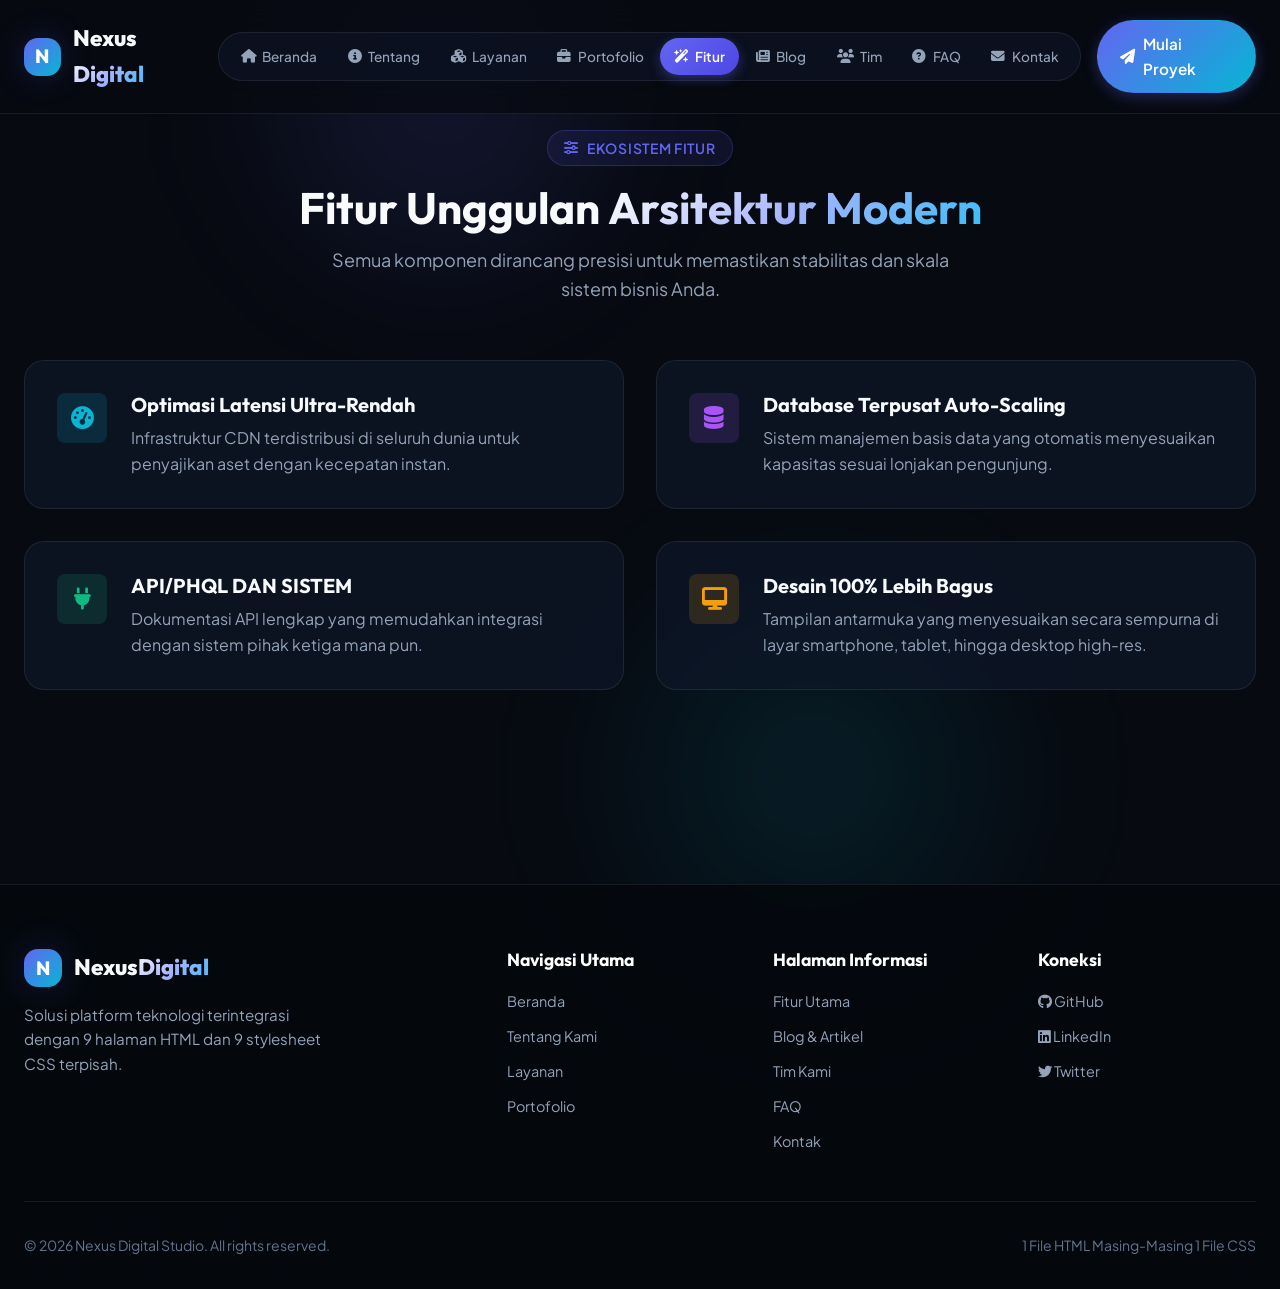
<file: features.html>
<!doctype html>
<html lang="id">
  <head>
    <meta charset="UTF-8" />
    <meta name="viewport" content="width=device-width, initial-scale=1.0" />
    <title>Fitur Utama - Nexus Digital</title>
    <meta
      name="description"
      content="Fitur Utama & Ekosistem Arsitektur Platform Nexus Digital."
    />
    <link rel="stylesheet" href="features.css" />
    <link
      rel="stylesheet"
      href="https://cdnjs.cloudflare.com/ajax/libs/font-awesome/6.4.0/css/all.min.css"
    />
  </head>
  <body>
    <!-- Navigation Bar -->
    <header class="site-header" id="siteHeader">
      <div class="container header-inner">
        <a href="index.html" class="logo">
          <div class="logo-icon">N</div>
          <span>Nexus<span class="gradient-text">Digital</span></span>
        </a>

        <!-- 9 Separate HTML Page Links -->
        <nav class="main-nav" id="mainNav">
          <a href="index.html" class="nav-link"
            ><i class="fa-solid fa-house"></i> Beranda</a
          >
          <a href="about.html" class="nav-link"
            ><i class="fa-solid fa-circle-info"></i> Tentang</a
          >
          <a href="services.html" class="nav-link"
            ><i class="fa-solid fa-cubes"></i> Layanan</a
          >
          <a href="portfolio.html" class="nav-link"
            ><i class="fa-solid fa-briefcase"></i> Portofolio</a
          >
          <a href="features.html" class="nav-link active"
            ><i class="fa-solid fa-wand-magic-sparkles"></i> Fitur</a
          >
          <a href="blog.html" class="nav-link"
            ><i class="fa-solid fa-newspaper"></i> Blog</a
          >
          <a href="team.html" class="nav-link"
            ><i class="fa-solid fa-users"></i> Tim</a
          >
          <a href="faq.html" class="nav-link"
            ><i class="fa-solid fa-circle-question"></i> FAQ</a
          >
          <a href="contact.html" class="nav-link"
            ><i class="fa-solid fa-envelope"></i> Kontak</a
          >
        </nav>

        <div class="header-actions">
          <a href="contact.html" class="btn btn-primary"
            ><i class="fa-solid fa-paper-plane"></i> Mulai Proyek</a
          >
          <button
            class="mobile-toggle"
            id="mobileToggle"
            aria-label="Toggle Navigation"
          >
            <i class="fa-solid fa-bars"></i>
          </button>
        </div>
      </div>
    </header>

    <!-- Main Content: Features Page -->
    <main class="page-view">
      <div class="container">
        <div class="page-header">
          <div class="section-tag">
            <i class="fa-solid fa-sliders"></i> Ekosistem Fitur
          </div>
          <h1 class="page-title">
            Fitur Unggulan <span class="gradient-text">Arsitektur Modern</span>
          </h1>
          <p class="subtitle">
            Semua komponen dirancang presisi untuk memastikan stabilitas dan
            skala sistem bisnis Anda.
          </p>
        </div>

        <div class="grid-2">
          <div class="card" style="display: flex; gap: 1.5rem">
            <div
              class="feature-icon-sm"
              style="width: 50px; height: 50px; font-size: 1.4rem"
            >
              <i class="fa-solid fa-gauge-high"></i>
            </div>
            <div>
              <h3 style="font-size: 1.25rem; margin-bottom: 0.5rem">
                Optimasi Latensi Ultra-Rendah
              </h3>
              <p style="color: var(--text-muted)">
                Infrastruktur CDN terdistribusi di seluruh dunia untuk
                penyajikan aset dengan kecepatan instan.
              </p>
            </div>
          </div>

          <div class="card" style="display: flex; gap: 1.5rem">
            <div
              class="feature-icon-sm"
              style="
                width: 50px;
                height: 50px;
                font-size: 1.4rem;
                background: rgba(168, 85, 247, 0.15);
                color: var(--accent);
              "
            >
              <i class="fa-solid fa-database"></i>
            </div>
            <div>
              <h3 style="font-size: 1.25rem; margin-bottom: 0.5rem">
                Database Terpusat Auto-Scaling
              </h3>
              <p style="color: var(--text-muted)">
                Sistem manajemen basis data yang otomatis menyesuaikan kapasitas
                sesuai lonjakan pengunjung.
              </p>
            </div>
          </div>

          <div class="card" style="display: flex; gap: 1.5rem">
            <div
              class="feature-icon-sm"
              style="
                width: 50px;
                height: 50px;
                font-size: 1.4rem;
                background: rgba(16, 185, 129, 0.15);
                color: var(--success);
              "
            >
              <i class="fa-solid fa-plug"></i>
            </div>
            <div>
              <h3 style="font-size: 1.25rem; margin-bottom: 0.5rem">
                API/PHQL DAN SISTEM
              </h3>
              <p style="color: var(--text-muted)">
                Dokumentasi API lengkap yang memudahkan integrasi dengan sistem
                pihak ketiga mana pun.
              </p>
            </div>
          </div>

          <div class="card" style="display: flex; gap: 1.5rem">
            <div
              class="feature-icon-sm"
              style="
                width: 50px;
                height: 50px;
                font-size: 1.4rem;
                background: rgba(245, 158, 11, 0.15);
                color: var(--warning);
              "
            >
              <i class="fa-solid fa-desktop"></i>
            </div>
            <div>
              <h3 style="font-size: 1.25rem; margin-bottom: 0.5rem">
                Desain 100% Lebih Bagus
              </h3>
              <p style="color: var(--text-muted)">
                Tampilan antarmuka yang menyesuaikan secara sempurna di layar
                smartphone, tablet, hingga desktop high-res.
              </p>
            </div>
          </div>
        </div>
      </div>
    </main>

    <!-- Footer -->
    <footer class="site-footer">
      <div class="container">
        <div class="footer-grid">
          <div class="footer-brand">
            <a href="index.html" class="logo">
              <div class="logo-icon">N</div>
              <span>Nexus<span class="gradient-text">Digital</span></span>
            </a>
            <p>
              Solusi platform teknologi terintegrasi dengan 9 halaman HTML dan 9
              stylesheet CSS terpisah.
            </p>
          </div>
          <div>
            <h4 class="footer-title">Navigasi Utama</h4>
            <div class="footer-links">
              <a href="index.html" class="footer-link">Beranda</a>
              <a href="about.html" class="footer-link">Tentang Kami</a>
              <a href="services.html" class="footer-link">Layanan</a>
              <a href="portfolio.html" class="footer-link">Portofolio</a>
            </div>
          </div>
          <div>
            <h4 class="footer-title">Halaman Informasi</h4>
            <div class="footer-links">
              <a href="features.html" class="footer-link">Fitur Utama</a>
              <a href="blog.html" class="footer-link">Blog & Artikel</a>
              <a href="team.html" class="footer-link">Tim Kami</a>
              <a href="faq.html" class="footer-link">FAQ</a>
              <a href="contact.html" class="footer-link">Kontak</a>
            </div>
          </div>
          <div>
            <h4 class="footer-title">Koneksi</h4>
            <div class="footer-links">
              <a href="#" class="footer-link"
                ><i class="fa-brands fa-github"></i> GitHub</a
              >
              <a href="#" class="footer-link"
                ><i class="fa-brands fa-linkedin"></i> LinkedIn</a
              >
              <a href="#" class="footer-link"
                ><i class="fa-brands fa-twitter"></i> Twitter</a
              >
            </div>
          </div>
        </div>
        <div class="footer-bottom">
          <div>&copy; 2026 Nexus Digital Studio. All rights reserved.</div>
          <div>1 File HTML Masing-Masing 1 File CSS</div>
        </div>
      </div>
    </footer>

    <script>
      document.getElementById("mobileToggle").addEventListener("click", () => {
        document.getElementById("mainNav").classList.toggle("mobile-active");
      });
    </script>
  </body>
</html>
</file>
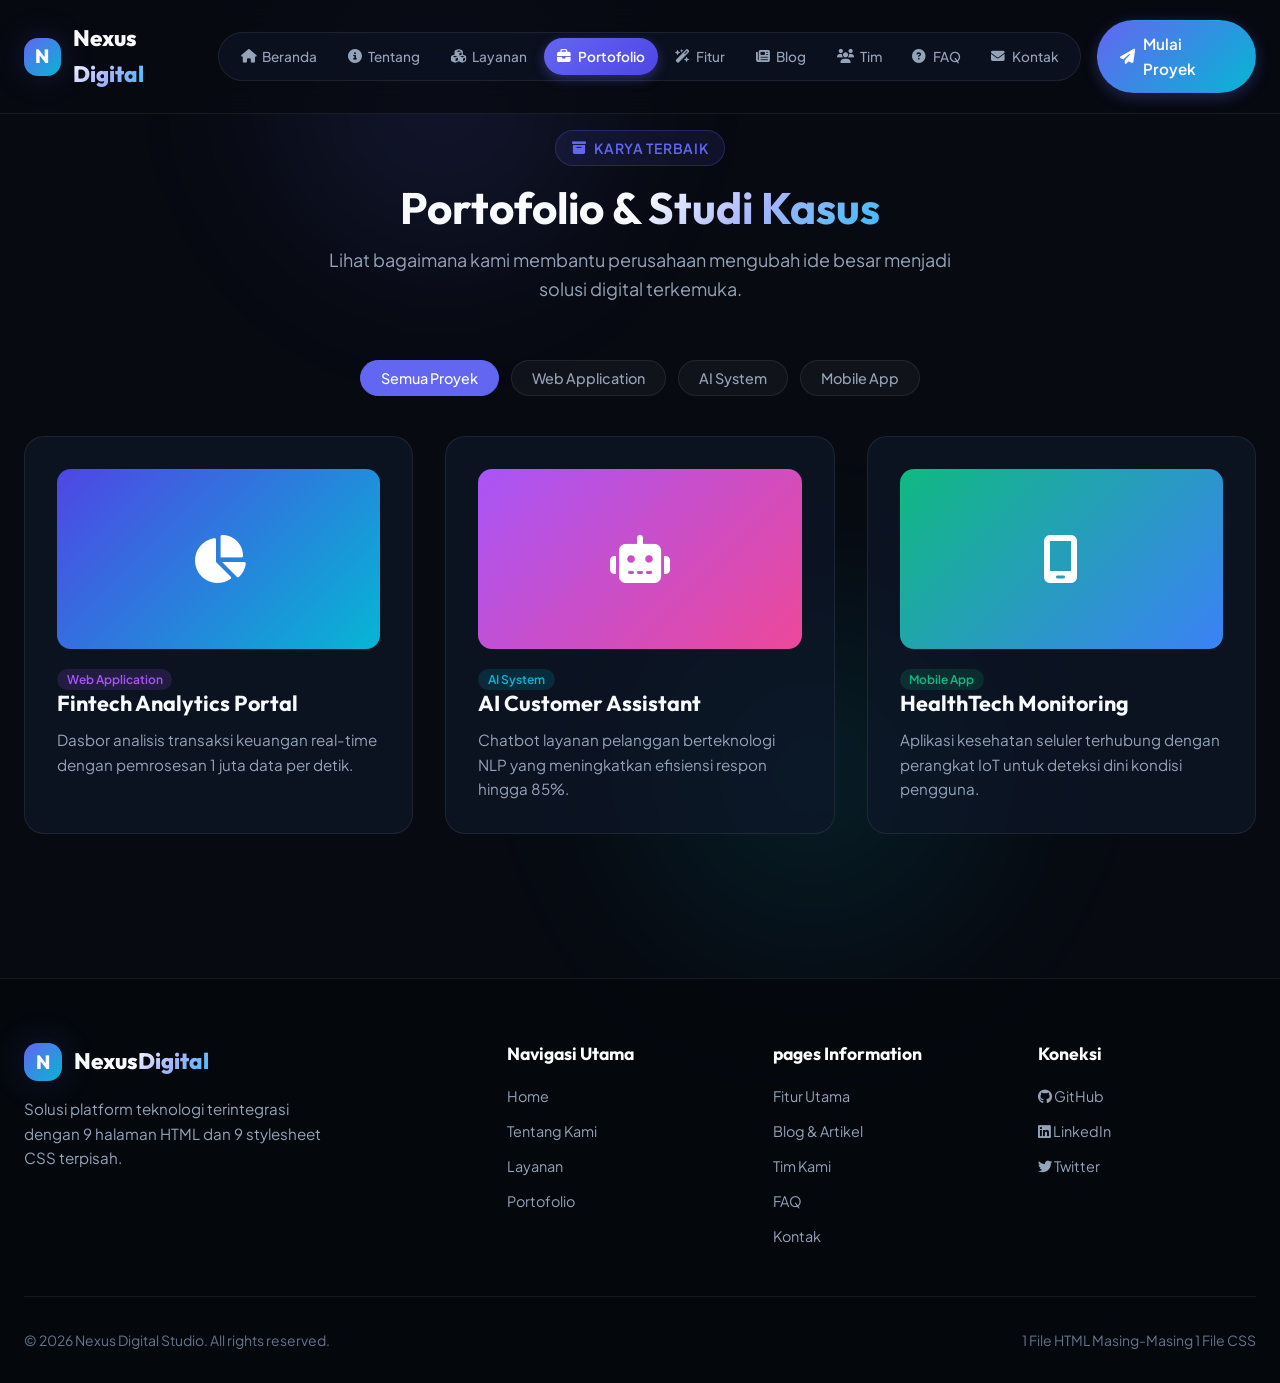
<file: portfolio.html>
<!DOCTYPE html>
<html lang="id">
<head>
  <meta charset="UTF-8">
  <meta name="viewport" content="width=device-width, initial-scale=1.0">
  <title>Portofolio - Nexus Digital</title>
  <meta name="description" content="Galeri Proyek dan Studi Kasus Terbaik Nexus Digital.">
  <link rel="stylesheet" href="portfolio.css">
  <link rel="stylesheet" href="https://cdnjs.cloudflare.com/ajax/libs/font-awesome/6.4.0/css/all.min.css">
</head>
<body>

  <!-- Navigation Bar -->
  <header class="site-header" id="siteHeader">
    <div class="container header-inner">
      <a href="index.html" class="logo">
        <div class="logo-icon">N</div>
        <span>Nexus<span class="gradient-text">Digital</span></span>
      </a>

      <!-- 9 Separate HTML Page Links -->
      <nav class="main-nav" id="mainNav">
        <a href="index.html" class="nav-link"><i class="fa-solid fa-house"></i> Beranda</a>
        <a href="about.html" class="nav-link"><i class="fa-solid fa-circle-info"></i> Tentang</a>
        <a href="services.html" class="nav-link"><i class="fa-solid fa-cubes"></i> Layanan</a>
        <a href="portfolio.html" class="nav-link active"><i class="fa-solid fa-briefcase"></i> Portofolio</a>
        <a href="features.html" class="nav-link"><i class="fa-solid fa-wand-magic-sparkles"></i> Fitur</a>
        <a href="blog.html" class="nav-link"><i class="fa-solid fa-newspaper"></i> Blog</a>
        <a href="team.html" class="nav-link"><i class="fa-solid fa-users"></i> Tim</a>
        <a href="faq.html" class="nav-link"><i class="fa-solid fa-circle-question"></i> FAQ</a>
        <a href="contact.html" class="nav-link"><i class="fa-solid fa-envelope"></i> Kontak</a>
      </nav>

      <div class="header-actions">
        <a href="contact.html" class="btn btn-primary"><i class="fa-solid fa-paper-plane"></i> Mulai Proyek</a>
        <button class="mobile-toggle" id="mobileToggle" aria-label="Toggle Navigation"><i class="fa-solid fa-bars"></i></button>
      </div>
    </div>
  </header>

  <!-- Main Content: Portfolio Page -->
  <main class="page-view">
    <div class="container">
      <div class="page-header">
        <div class="section-tag"><i class="fa-solid fa-box-archive"></i> Karya Terbaik</div>
        <h1 class="page-title">Portofolio & <span class="gradient-text">Studi Kasus</span></h1>
        <p class="subtitle">Lihat bagaimana kami membantu perusahaan mengubah ide besar menjadi solusi digital terkemuka.</p>
      </div>

      <!-- Filters -->
      <div class="portfolio-filters">
        <button class="filter-btn active" data-filter="all">Semua Proyek</button>
        <button class="filter-btn" data-filter="web">Web Application</button>
        <button class="filter-btn" data-filter="ai">AI System</button>
        <button class="filter-btn" data-filter="mobile">Mobile App</button>
      </div>

      <div class="grid-3" id="portfolioGrid">
        <!-- Item 1 -->
        <div class="card portfolio-item" data-category="web">
          <div style="background: linear-gradient(135deg, #4f46e5, #06b6d4); height: 180px; border-radius: var(--radius-md); display: flex; align-items: center; justify-content: center; font-size: 3rem; color: #fff; margin-bottom: 1rem;">
            <i class="fa-solid fa-chart-pie"></i>
          </div>
          <span class="blog-badge" style="width: fit-content; margin-bottom: 0.5rem;">Web Application</span>
          <h3 class="card-title">Fintech Analytics Portal</h3>
          <p class="card-desc">Dasbor analisis transaksi keuangan real-time dengan pemrosesan 1 juta data per detik.</p>
        </div>

        <!-- Item 2 -->
        <div class="card portfolio-item" data-category="ai">
          <div style="background: linear-gradient(135deg, #a855f7, #ec4899); height: 180px; border-radius: var(--radius-md); display: flex; align-items: center; justify-content: center; font-size: 3rem; color: #fff; margin-bottom: 1rem;">
            <i class="fa-solid fa-robot"></i>
          </div>
          <span class="blog-badge" style="width: fit-content; margin-bottom: 0.5rem; background: rgba(6, 182, 212, 0.15); color: var(--secondary);">AI System</span>
          <h3 class="card-title">AI Customer Assistant</h3>
          <p class="card-desc">Chatbot layanan pelanggan berteknologi NLP yang meningkatkan efisiensi respon hingga 85%.</p>
        </div>

        <!-- Item 3 -->
        <div class="card portfolio-item" data-category="mobile">
          <div style="background: linear-gradient(135deg, #10b981, #3b82f6); height: 180px; border-radius: var(--radius-md); display: flex; align-items: center; justify-content: center; font-size: 3rem; color: #fff; margin-bottom: 1rem;">
            <i class="fa-solid fa-mobile-screen"></i>
          </div>
          <span class="blog-badge" style="width: fit-content; margin-bottom: 0.5rem; background: rgba(16, 185, 129, 0.15); color: var(--success);">Mobile App</span>
          <h3 class="card-title">HealthTech Monitoring</h3>
          <p class="card-desc">Aplikasi kesehatan seluler terhubung dengan perangkat IoT untuk deteksi dini kondisi pengguna.</p>
        </div>
      </div>
    </div>
  </main>

  <!-- Footer -->
  <footer class="site-footer">
    <div class="container">
      <div class="footer-grid">
        <div class="footer-brand">
          <a href="index.html" class="logo">
            <div class="logo-icon">N</div>
            <span>Nexus<span class="gradient-text">Digital</span></span>
          </a>
          <p>Solusi platform teknologi terintegrasi dengan 9 halaman HTML dan 9 stylesheet CSS terpisah.</p>
        </div>
        <div>
          <h4 class="footer-title">Navigasi Utama</h4>
          <div class="footer-links">
            <a href="index.html" class="footer-link">Home</a>
            <a href="about.html" class="footer-link">Tentang Kami</a>
            <a href="services.html" class="footer-link">Layanan</a>
            <a href="portfolio.html" class="footer-link">Portofolio</a>
          </div>
        </div>
        <div>
          <h4 class="footer-title">pages Information</h4>
          <div class="footer-links">
            <a href="features.html" class="footer-link">Fitur Utama</a>
            <a href="blog.html" class="footer-link">Blog & Artikel</a>
            <a href="team.html" class="footer-link">Tim Kami</a>
            <a href="faq.html" class="footer-link">FAQ</a>
            <a href="contact.html" class="footer-link">Kontak</a>
          </div>
        </div>
        <div>
          <h4 class="footer-title">Koneksi</h4>
          <div class="footer-links">
            <a href="#" class="footer-link"><i class="fa-brands fa-github"></i> GitHub</a>
            <a href="#" class="footer-link"><i class="fa-brands fa-linkedin"></i> LinkedIn</a>
            <a href="#" class="footer-link"><i class="fa-brands fa-twitter"></i> Twitter</a>
          </div>
        </div>
      </div>
      <div class="footer-bottom">
        <div>&copy; 2026 Nexus Digital Studio. All rights reserved.</div>
        <div>1 File HTML Masing-Masing 1 File CSS</div>
      </div>
    </div>
  </footer>

  <script>
    document.getElementById('mobileToggle').addEventListener('click', () => {
      document.getElementById('mainNav').classList.toggle('mobile-active');
    });

    const filterBtns = document.querySelectorAll('.filter-btn');
    const portfolioItems = document.querySelectorAll('.portfolio-item');
    filterBtns.forEach(btn => {
      btn.addEventListener('click', () => {
        filterBtns.forEach(b => b.classList.remove('active'));
        btn.classList.add('active');
        const filter = btn.getAttribute('data-filter');
        portfolioItems.forEach(item => {
          if (filter === 'all' || item.getAttribute('data-category') === filter) {
            item.style.display = 'block';
          } else {
            item.style.display = 'none';
          }
        });
      });
    });
  </script>
</body>
</html>
</file>
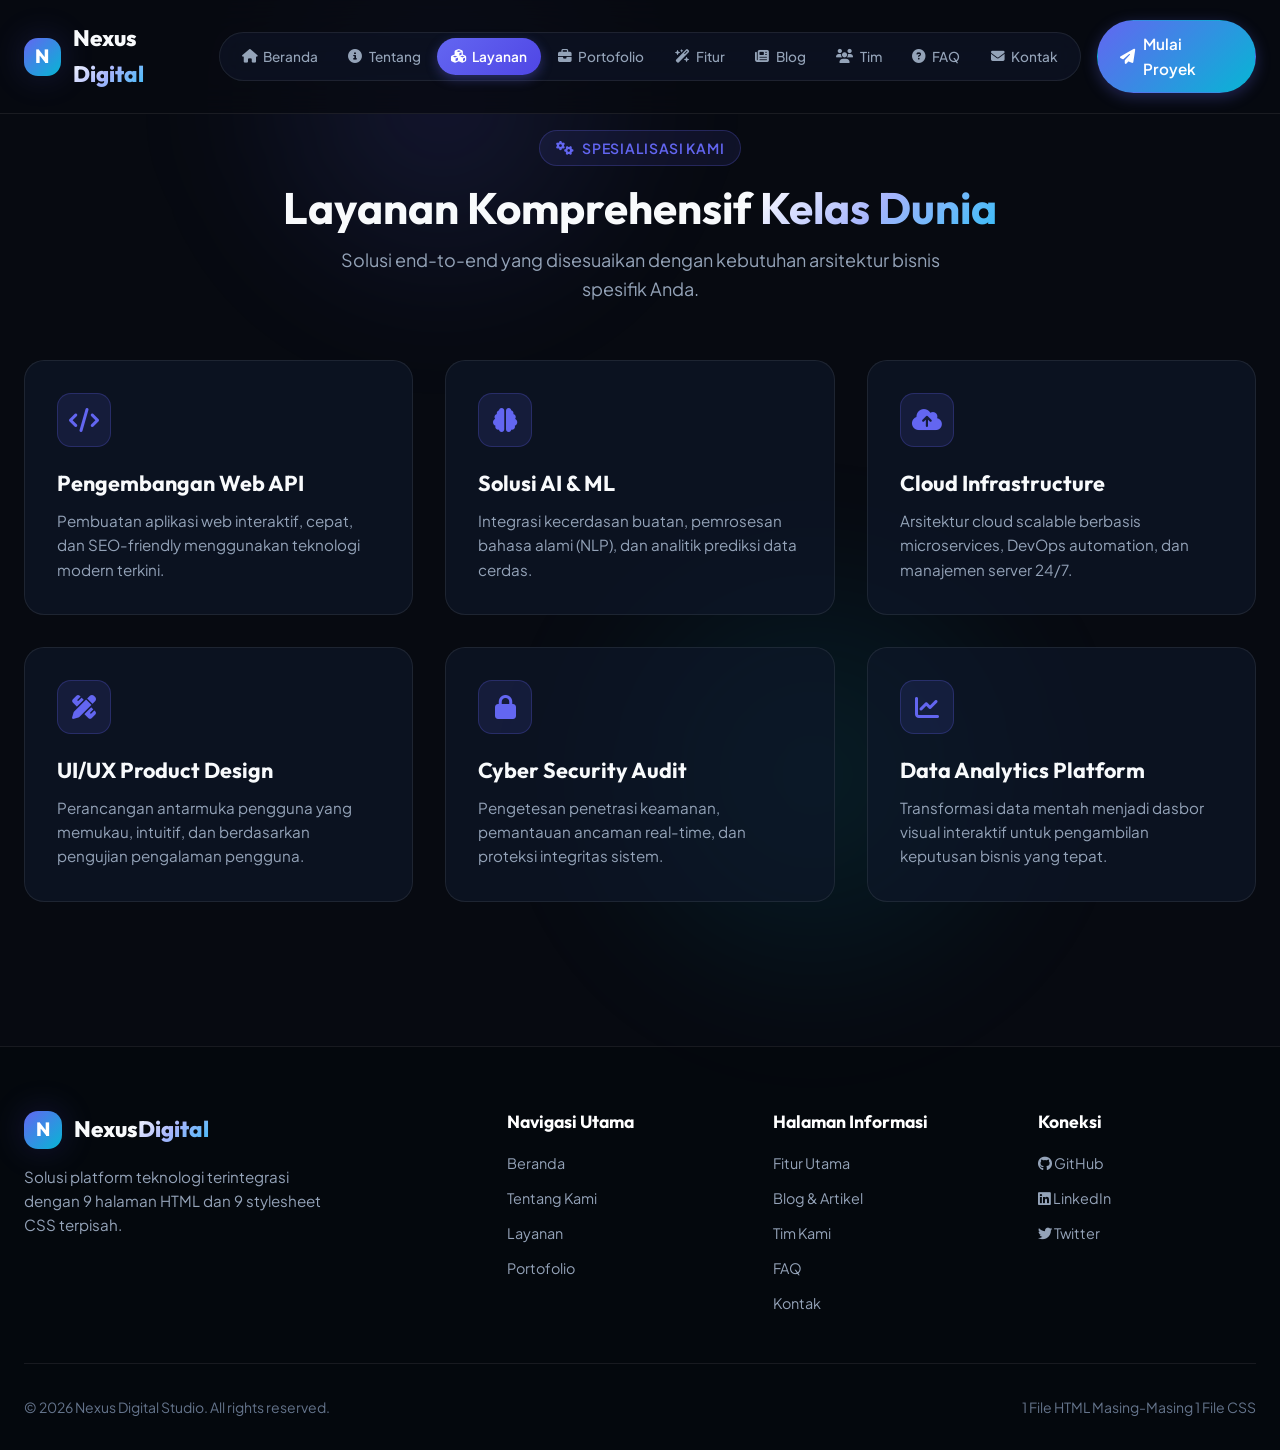
<file: services.html>
<!DOCTYPE html>
<html lang="id">
<head>
  <meta charset="UTF-8">
  <meta name="viewport" content="width=device-width, initial-scale=1.0">
  <title>Layanan - Nexus Digital</title>
  <meta name="description" content="Layanan Pengembangan Web, AI & ML, Cloud Infrastructure, UI/UX Design, dan Cyber Security.">
  <link rel="stylesheet" href="services.css">
  <link rel="stylesheet" href="https://cdnjs.cloudflare.com/ajax/libs/font-awesome/6.4.0/css/all.min.css">
</head>
<body>

  <!-- Navigation Bar -->
  <header class="site-header" id="siteHeader">
    <div class="container header-inner">
      <a href="index.html" class="logo">
        <div class="logo-icon">N</div>
        <span>Nexus<span class="gradient-text">Digital</span></span>
      </a>

      <!-- 9 Separate HTML Page Links -->
      <nav class="main-nav" id="mainNav">
        <a href="index.html" class="nav-link"><i class="fa-solid fa-house"></i> Beranda</a>
        <a href="about.html" class="nav-link"><i class="fa-solid fa-circle-info"></i> Tentang</a>
        <a href="services.html" class="nav-link active"><i class="fa-solid fa-cubes"></i> Layanan</a>
        <a href="portfolio.html" class="nav-link"><i class="fa-solid fa-briefcase"></i> Portofolio</a>
        <a href="features.html" class="nav-link"><i class="fa-solid fa-wand-magic-sparkles"></i> Fitur</a>
        <a href="blog.html" class="nav-link"><i class="fa-solid fa-newspaper"></i> Blog</a>
        <a href="team.html" class="nav-link"><i class="fa-solid fa-users"></i> Tim</a>
        <a href="faq.html" class="nav-link"><i class="fa-solid fa-circle-question"></i> FAQ</a>
        <a href="contact.html" class="nav-link"><i class="fa-solid fa-envelope"></i> Kontak</a>
      </nav>

      <div class="header-actions">
        <a href="contact.html" class="btn btn-primary"><i class="fa-solid fa-paper-plane"></i> Mulai Proyek</a>
        <button class="mobile-toggle" id="mobileToggle" aria-label="Toggle Navigation"><i class="fa-solid fa-bars"></i></button>
      </div>
    </div>
  </header>

  <!-- Main Content: Services Page -->
  <main class="page-view">
    <div class="container">
      <div class="page-header">
        <div class="section-tag"><i class="fa-solid fa-gears"></i> Spesialisasi Kami</div>
        <h1 class="page-title">Layanan Komprehensif <span class="gradient-text">Kelas Dunia</span></h1>
        <p class="subtitle">Solusi end-to-end yang disesuaikan dengan kebutuhan arsitektur bisnis spesifik Anda.</p>
      </div>

      <div class="grid-3">
        <!-- Service 1 -->
        <div class="card">
          <div class="card-icon"><i class="fa-solid fa-code"></i></div>
          <h3 class="card-title">Pengembangan Web API</h3>
          <p class="card-desc">Pembuatan aplikasi web interaktif, cepat, dan SEO-friendly menggunakan teknologi modern terkini.</p>
        </div>
        <!-- Service 2 -->
        <div class="card">
          <div class="card-icon"><i class="fa-solid fa-brain"></i></div>
          <h3 class="card-title">Solusi AI & ML</h3>
          <p class="card-desc">Integrasi kecerdasan buatan, pemrosesan bahasa alami (NLP), dan analitik prediksi data cerdas.</p>
        </div>
        <!-- Service 3 -->
        <div class="card">
          <div class="card-icon"><i class="fa-solid fa-cloud-arrow-up"></i></div>
          <h3 class="card-title">Cloud Infrastructure</h3>
          <p class="card-desc">Arsitektur cloud scalable berbasis microservices, DevOps automation, dan manajemen server 24/7.</p>
        </div>
        <!-- Service 4 -->
        <div class="card">
          <div class="card-icon"><i class="fa-solid fa-pen-ruler"></i></div>
          <h3 class="card-title">UI/UX Product Design</h3>
          <p class="card-desc">Perancangan antarmuka pengguna yang memukau, intuitif, dan berdasarkan pengujian pengalaman pengguna.</p>
        </div>
        <!-- Service 5 -->
        <div class="card">
          <div class="card-icon"><i class="fa-solid fa-lock"></i></div>
          <h3 class="card-title">Cyber Security Audit</h3>
          <p class="card-desc">Pengetesan penetrasi keamanan, pemantauan ancaman real-time, dan proteksi integritas sistem.</p>
        </div>
        <!-- Service 6 -->
        <div class="card">
          <div class="card-icon"><i class="fa-solid fa-chart-line"></i></div>
          <h3 class="card-title">Data Analytics Platform</h3>
          <p class="card-desc">Transformasi data mentah menjadi dasbor visual interaktif untuk pengambilan keputusan bisnis yang tepat.</p>
        </div>
      </div>
    </div>
  </main>

  <!-- Footer -->
  <footer class="site-footer">
    <div class="container">
      <div class="footer-grid">
        <div class="footer-brand">
          <a href="index.html" class="logo">
            <div class="logo-icon">N</div>
            <span>Nexus<span class="gradient-text">Digital</span></span>
          </a>
          <p>Solusi platform teknologi terintegrasi dengan 9 halaman HTML dan 9 stylesheet CSS terpisah.</p>
        </div>
        <div>
          <h4 class="footer-title">Navigasi Utama</h4>
          <div class="footer-links">
            <a href="index.html" class="footer-link">Beranda</a>
            <a href="about.html" class="footer-link">Tentang Kami</a>
            <a href="services.html" class="footer-link">Layanan</a>
            <a href="portfolio.html" class="footer-link">Portofolio</a>
          </div>
        </div>
        <div>
          <h4 class="footer-title">Halaman Informasi</h4>
          <div class="footer-links">
            <a href="features.html" class="footer-link">Fitur Utama</a>
            <a href="blog.html" class="footer-link">Blog & Artikel</a>
            <a href="team.html" class="footer-link">Tim Kami</a>
            <a href="faq.html" class="footer-link">FAQ</a>
            <a href="contact.html" class="footer-link">Kontak</a>
          </div>
        </div>
        <div>
          <h4 class="footer-title">Koneksi</h4>
          <div class="footer-links">
            <a href="#" class="footer-link" target="_blank" rel="noopener noreferrer"><i class="fa-brands fa-github"></i> GitHub</a>
            <a href="#" class="footer-link" target="_blank" rel="noopener noreferrer"><i class="fa-brands fa-linkedin"></i> LinkedIn</a>
            <a href="#" class="footer-link" target="_blank" rel="noopener noreferrer"><i class="fa-brands fa-twitter"></i> Twitter</a>
          </div>
        </div>
      </div>
      <div class="footer-bottom">
        <div>&copy; 2026 Nexus Digital Studio. All rights reserved.</div>
        <div>1 File HTML Masing-Masing 1 File CSS</div>
      </div>
    </div>
  </footer>

  <script>
    document.getElementById('mobileToggle').addEventListener('click', () => {
      document.getElementById('mainNav').classList.toggle('mobile-active');
    });
  </script>
</body>
</html>
</file>
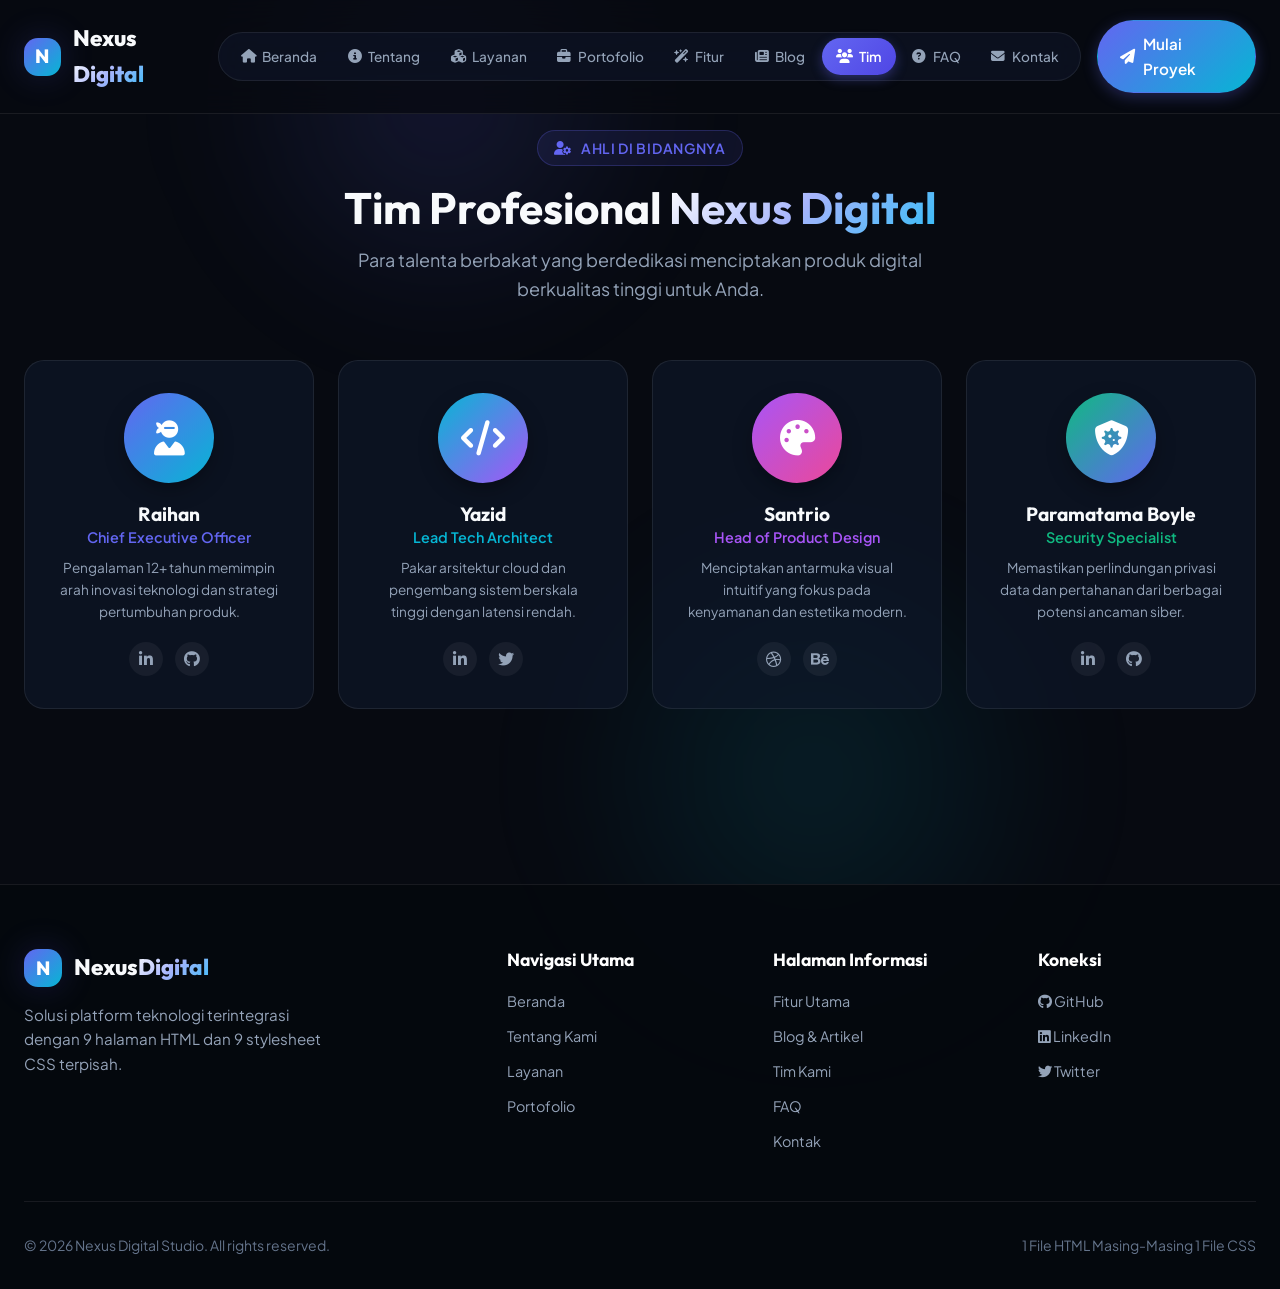
<file: team.html>
<!DOCTYPE html>
<html lang="id">
<head>
  <meta charset="UTF-8">
  <meta name="viewport" content="width=device-width, initial-scale=1.0">
  <title>Tim Kami - Nexus Digital</title>
  <meta name="description" content="Profil Tim Profesional dan Pakar Teknologi di Nexus Digital.">
  <link rel="stylesheet" href="team.css">
  <link rel="stylesheet" href="https://cdnjs.cloudflare.com/ajax/libs/font-awesome/6.4.0/css/all.min.css">
</head>
<body>

  <!-- Navigation Bar -->
  <header class="site-header" id="siteHeader">
    <div class="container header-inner">
      <a href="index.html" class="logo">
        <div class="logo-icon">N</div>
        <span>Nexus<span class="gradient-text">Digital</span></span>
      </a>

      <!-- 9 Separate HTML Page Links -->
      <nav class="main-nav" id="mainNav">
        <a href="index.html" class="nav-link"><i class="fa-solid fa-house"></i> Beranda</a>
        <a href="about.html" class="nav-link"><i class="fa-solid fa-circle-info"></i> Tentang</a>
        <a href="services.html" class="nav-link"><i class="fa-solid fa-cubes"></i> Layanan</a>
        <a href="portfolio.html" class="nav-link"><i class="fa-solid fa-briefcase"></i> Portofolio</a>
        <a href="features.html" class="nav-link"><i class="fa-solid fa-wand-magic-sparkles"></i> Fitur</a>
        <a href="blog.html" class="nav-link"><i class="fa-solid fa-newspaper"></i> Blog</a>
        <a href="team.html" class="nav-link active"><i class="fa-solid fa-users"></i> Tim</a>
        <a href="faq.html" class="nav-link"><i class="fa-solid fa-circle-question"></i> FAQ</a>
        <a href="contact.html" class="nav-link"><i class="fa-solid fa-envelope"></i> Kontak</a>
      </nav>

      <div class="header-actions">
        <a href="contact.html" class="btn btn-primary"><i class="fa-solid fa-paper-plane"></i> Mulai Proyek</a>
        <button class="mobile-toggle" id="mobileToggle" aria-label="Toggle Navigation"><i class="fa-solid fa-bars"></i></button>
      </div>
    </div>
  </header>

  <!-- Main Content: Team Page -->
  <main class="page-view">
    <div class="container">
      <div class="page-header">
        <div class="section-tag"><i class="fa-solid fa-user-gear"></i> Ahli Di Bidangnya</div>
        <h1 class="page-title">Tim Profesional <span class="gradient-text">Nexus Digital</span></h1>
        <p class="subtitle">Para talenta berbakat yang berdedikasi menciptakan produk digital berkualitas tinggi untuk Anda.</p>
      </div>

      <div class="grid-4">
        <!-- Member 1 -->
        <div class="card" style="text-align: center;">
          <div class="team-avatar"><i class="fa-solid fa-user-ninja"></i></div>
          <h3 style="font-size: 1.2rem;">Raihan</h3>
          <div class="team-role">Chief Executive Officer</div>
          <p class="card-desc" style="font-size: 0.85rem;">Pengalaman 12+ tahun memimpin arah inovasi teknologi dan strategi pertumbuhan produk.</p>
          <div class="team-socials">
            <a href="#" class="social-icon"><i class="fa-brands fa-linkedin-in"></i></a>
            <a href="#" class="social-icon"><i class="fa-brands fa-github"></i></a>
          </div>
        </div>

        <!-- Member 2 -->
        <div class="card" style="text-align: center;">
          <div class="team-avatar" style="background: linear-gradient(135deg, var(--secondary), var(--accent));"><i class="fa-solid fa-code"></i></div>
          <h3 style="font-size: 1.2rem;">Yazid</h3>
          <div class="team-role" style="color: var(--secondary);">Lead Tech Architect</div>
          <p class="card-desc" style="font-size: 0.85rem;">Pakar arsitektur cloud dan pengembang sistem berskala tinggi dengan latensi rendah.</p>
          <div class="team-socials">
            <a href="#" class="social-icon"><i class="fa-brands fa-linkedin-in"></i></a>
            <a href="#" class="social-icon"><i class="fa-brands fa-twitter"></i></a>
          </div>
        </div>

        <!-- Member 3 -->
        <div class="card" style="text-align: center;">
          <div class="team-avatar" style="background: linear-gradient(135deg, var(--accent), #ec4899);"><i class="fa-solid fa-palette"></i></div>
          <h3 style="font-size: 1.2rem;">Santrio</h3>
          <div class="team-role" style="color: var(--accent);">Head of Product Design</div>
          <p class="card-desc" style="font-size: 0.85rem;">Menciptakan antarmuka visual intuitif yang fokus pada kenyamanan dan estetika modern.</p>
          <div class="team-socials">
            <a href="#" class="social-icon"><i class="fa-brands fa-dribbble"></i></a>
            <a href="#" class="social-icon"><i class="fa-brands fa-behance"></i></a>
          </div>
        </div>

        <!-- Member 4 -->
        <div class="card" style="text-align: center;">
          <div class="team-avatar" style="background: linear-gradient(135deg, var(--success), var(--primary));"><i class="fa-solid fa-shield-virus"></i></div>
          <h3 style="font-size: 1.2rem;">Paramatama Boyle</h3>
          <div class="team-role" style="color: var(--success);">Security Specialist</div>
          <p class="card-desc" style="font-size: 0.85rem;">Memastikan perlindungan privasi data dan pertahanan dari berbagai potensi ancaman siber.</p>
          <div class="team-socials">
            <a href="#" class="social-icon"><i class="fa-brands fa-linkedin-in"></i></a>
            <a href="#" class="social-icon"><i class="fa-brands fa-github"></i></a>
          </div>
        </div>
      </div>
    </div>
  </main>

  <!-- Footer -->
  <footer class="site-footer">
    <div class="container">
      <div class="footer-grid">
        <div class="footer-brand">
          <a href="index.html" class="logo">
            <div class="logo-icon">N</div>
            <span>Nexus<span class="gradient-text">Digital</span></span>
          </a>
          <p>Solusi platform teknologi terintegrasi dengan 9 halaman HTML dan 9 stylesheet CSS terpisah.</p>
        </div>
        <div>
          <h4 class="footer-title">Navigasi Utama</h4>
          <div class="footer-links">
            <a href="index.html" class="footer-link">Beranda</a>
            <a href="about.html" class="footer-link">Tentang Kami</a>
            <a href="services.html" class="footer-link">Layanan</a>
            <a href="portfolio.html" class="footer-link">Portofolio</a>
          </div>
        </div>
        <div>
          <h4 class="footer-title">Halaman Informasi</h4>
          <div class="footer-links">
            <a href="features.html" class="footer-link">Fitur Utama</a>
            <a href="blog.html" class="footer-link">Blog & Artikel</a>
            <a href="team.html" class="footer-link">Tim Kami</a>
            <a href="faq.html" class="footer-link">FAQ</a>
            <a href="contact.html" class="footer-link">Kontak</a>
          </div>
        </div>
        <div>
          <h4 class="footer-title">Koneksi</h4>
          <div class="footer-links">
            <a href="#" class="footer-link"><i class="fa-brands fa-github"></i> GitHub</a>
            <a href="#" class="footer-link"><i class="fa-brands fa-linkedin"></i> LinkedIn</a>
            <a href="#" class="footer-link"><i class="fa-brands fa-twitter"></i> Twitter</a>
          </div>
        </div>
      </div>
      <div class="footer-bottom">
        <div>&copy; 2026 Nexus Digital Studio. All rights reserved.</div>
        <div>1 File HTML Masing-Masing 1 File CSS</div>
      </div>
    </div>
  </footer>

  <script>
    document.getElementById('mobileToggle').addEventListener('click', () => {
      document.getElementById('mainNav').classList.toggle('mobile-active');
    });
  </script>
</body>
</html>
</file>
<file: index.css>
@import url('common.css');

/* ==========================================================================
   Page-Specific Styles: Beranda (index.html)
   ========================================================================== */
.hero-section {
  padding: 2rem 0 5rem;
  text-align: center;
  position: relative;
}

.hero-title {
  font-size: clamp(2.5rem, 5vw, 4.2rem);
  letter-spacing: -0.03em;
  margin-bottom: 1.5rem;
  line-height: 1.1;
}

.hero-subtitle {
  font-size: 1.25rem;
  color: var(--text-muted);
  max-width: 720px;
  margin: 0 auto 2.5rem;
}

.hero-cta {
  display: flex;
  align-items: center;
  justify-content: center;
  gap: 1.25rem;
  flex-wrap: wrap;
}

.stats-grid {
  display: grid;
  grid-template-columns: repeat(auto-fit, minmax(200px, 1fr));
  gap: 1.5rem;
  margin-top: 5rem;
}

.stat-card {
  background: var(--bg-card);
  border: 1px solid var(--glass-border);
  padding: 1.8rem;
  border-radius: var(--radius-lg);
  backdrop-filter: blur(12px);
  text-align: center;
  transition: var(--transition-normal);
}

.stat-card:hover {
  border-color: var(--glass-border-hover);
  transform: translateY(-4px);
  box-shadow: var(--shadow-glow);
}

.stat-number {
  font-size: 2.8rem;
  font-weight: 800;
  font-family: var(--font-heading);
  background: linear-gradient(135deg, #ffffff 0%, var(--primary) 100%);
  -webkit-background-clip: text;
  -webkit-text-fill-color: transparent;
  margin-bottom: 0.25rem;
}

.stat-label {
  color: var(--text-muted);
  font-size: 0.95rem;
  font-weight: 500;
}

.grid-3 {
  display: grid;
  grid-template-columns: repeat(3, 1fr);
  gap: 2rem;
}

.card-icon {
  width: 54px;
  height: 54px;
  border-radius: var(--radius-md);
  background: rgba(99, 102, 241, 0.12);
  border: 1px solid rgba(99, 102, 241, 0.25);
  display: flex;
  align-items: center;
  justify-content: center;
  font-size: 1.5rem;
  color: var(--primary);
  margin-bottom: 1.5rem;
}

@media (max-width: 1024px) {
  .grid-3 { grid-template-columns: repeat(2, 1fr); }
}

@media (max-width: 640px) {
  .grid-3 { grid-template-columns: 1fr; }
  .hero-title { font-size: 2.2rem; }
}
</file>
<file: about.css>
@import url("common.css");

/* ==========================================================================
   Page-Specific Styles: Tentang Kami (about.html)
   ========================================================================== */
.grid-2 {
  display: grid;
  grid-template-columns: repeat(2, 1fr);
  gap: 2rem;
}

.about-highlight {
  display: inline-flex;
  align-items: center;
  gap: 0.5rem;
  margin-top: 1rem;
  padding: 0.65rem 1rem;
  border: 1px solid rgba(16, 185, 129, 0.35);
  border-radius: 999px;
  color: var(--success);
  background: rgba(16, 185, 129, 0.08);
  font-size: 0.9rem;
}

.feature-box {
  display: flex;
  gap: 1.25rem;
  align-items: flex-start;
  padding: 1.5rem;
  border-radius: var(--radius-md);
  background: rgba(255, 255, 255, 0.02);
  border: 1px solid var(--glass-border);
  transition:
    transform 0.2s ease,
    border-color 0.2s ease;
}

.feature-box:hover {
  transform: translateX(6px);
  border-color: var(--secondary);
}

.feature-icon-sm {
  width: 42px;
  height: 42px;
  border-radius: var(--radius-sm);
  background: rgba(6, 182, 212, 0.15);
  color: var(--secondary);
  display: flex;
  align-items: center;
  justify-content: center;
  font-size: 1.2rem;
  flex-shrink: 0;
}

@media (max-width: 1024px) {
  .grid-2 {
    grid-template-columns: 1fr;
  }
}
</file>
<file: blog.css>
@import url('common.css');

/* ==========================================================================
   Page-Specific Styles: Blog (blog.html)
   ========================================================================== */
.grid-3 {
  display: grid;
  grid-template-columns: repeat(3, 1fr);
  gap: 2rem;
}

.blog-card {
  display: flex;
  flex-direction: column;
}

.blog-meta {
  display: flex;
  align-items: center;
  gap: 1rem;
  font-size: 0.85rem;
  color: var(--text-dim);
  margin-bottom: 0.75rem;
}

.blog-badge {
  padding: 0.2rem 0.6rem;
  border-radius: var(--radius-full);
  background: rgba(168, 85, 247, 0.15);
  color: var(--accent);
  font-size: 0.75rem;
  font-weight: 600;
}

@media (max-width: 1024px) {
  .grid-3 { grid-template-columns: repeat(2, 1fr); }
}

@media (max-width: 640px) {
  .grid-3 { grid-template-columns: 1fr; }
}
</file>
<file: contact.css>
@import url('common.css');

/* ==========================================================================
   Page-Specific Styles: Kontak (contact.html)
   ========================================================================== */
.contact-container {
  display: grid;
  grid-template-columns: 1fr 1.5fr;
  gap: 3rem;
}

.contact-info-list {
  display: flex;
  flex-direction: column;
  gap: 1.5rem;
  margin-top: 2rem;
}

.contact-info-item {
  display: flex;
  align-items: center;
  gap: 1.25rem;
}

.contact-icon {
  width: 48px;
  height: 48px;
  border-radius: var(--radius-md);
  background: rgba(99, 102, 241, 0.12);
  color: var(--primary);
  display: flex;
  align-items: center;
  justify-content: center;
  font-size: 1.25rem;
}

.form-group {
  margin-bottom: 1.5rem;
}

.form-label {
  display: block;
  font-size: 0.9rem;
  font-weight: 600;
  color: var(--text-muted);
  margin-bottom: 0.5rem;
}

.form-input, .form-textarea {
  width: 100%;
  padding: 0.85rem 1.2rem;
  border-radius: var(--radius-md);
  background: rgba(15, 23, 42, 0.9);
  border: 1px solid var(--glass-border);
  color: var(--text-main);
  transition: var(--transition-fast);
}

.form-input:focus, .form-textarea:focus {
  border-color: var(--primary);
  box-shadow: 0 0 0 3px rgba(99, 102, 241, 0.2);
}

.form-textarea {
  resize: vertical;
  min-height: 130px;
}

.toast-alert {
  position: fixed;
  bottom: 2rem;
  right: 2rem;
  background: rgba(16, 185, 129, 0.95);
  color: #fff;
  padding: 1rem 1.75rem;
  border-radius: var(--radius-md);
  box-shadow: var(--shadow-lg);
  backdrop-filter: blur(10px);
  display: flex;
  align-items: center;
  gap: 0.75rem;
  font-weight: 600;
  z-index: 2000;
  transform: translateY(100px);
  opacity: 0;
  transition: var(--transition-normal);
}

.toast-alert.show {
  transform: translateY(0);
  opacity: 1;
}

@media (max-width: 1024px) {
  .contact-container { grid-template-columns: 1fr; }
}
</file>
<file: faq.css>
@import url('common.css');

/* ==========================================================================
   Page-Specific Styles: FAQ (faq.html)
   ========================================================================== */
.faq-item {
    background: var(--bg-card);
    border: 1px solid var(--glass-border);
    border-radius: var(--radius-md);
    margin-bottom: 1.25rem;
    overflow: hidden;
    transition: var(--transition-fast);
}

.faq-question {
    padding: 1.25rem 1.5rem;
    display: flex;
    justify-content: space-between;
    align-items: center;
    width: 100%;
    border: 0;
    background: transparent;
    cursor: pointer;
    text-align: left;
    font-weight: 600;
    font-size: 1.1rem;
    color: var(--text-main);
}

.faq-question:hover {
    color: var(--primary);
}

.faq-answer {
    padding: 0 1.5rem 1.25rem 1.5rem;
    color: var(--text-muted);
    font-size: 0.95rem;
    line-height: 1.6;
    display: none;
    border-top: 1px solid rgba(255, 255, 255, 0.05);
    padding-top: 1rem;
}

.faq-item.active {
    border-color: var(--primary);
    box-shadow: var(--shadow-glow);
}

.faq-item.active .faq-answer {
    display: block;
}

.faq-icon {
    transition: var(--transition-fast);
    color: var(--primary);
}

.faq-item.active .faq-icon {
    transform: rotate(180deg);
}
</file>
<file: features.css>
@import url('common.css');

/* ==========================================================================
   Page-Specific Styles: Fitur (features.html)
   ========================================================================== */
.grid-2 {
  display: grid;
  grid-template-columns: repeat(2, 1fr);
  gap: 2rem;
}

.feature-icon-sm {
  width: 42px;
  height: 42px;
  border-radius: var(--radius-sm);
  background: rgba(6, 182, 212, 0.15);
  color: var(--secondary);
  display: flex;
  align-items: center;
  justify-content: center;
  font-size: 1.2rem;
  flex-shrink: 0;
}

@media (max-width: 1024px) {
  .grid-2 { grid-template-columns: 1fr; }
}
</file>
<file: portfolio.css>
@import url('common.css');

/* ==========================================================================
   Page-Specific Styles: Portofolio (portfolio.html)
   ========================================================================== */
.portfolio-filters {
  display: flex;
  align-items: center;
  justify-content: center;
  gap: 0.75rem;
  margin-bottom: 2.5rem;
  flex-wrap: wrap;
}

.filter-btn {
  padding: 0.5rem 1.25rem;
  border-radius: var(--radius-full);
  background: rgba(255, 255, 255, 0.04);
  border: 1px solid var(--glass-border);
  color: var(--text-muted);
  font-size: 0.9rem;
  font-weight: 500;
  transition: var(--transition-fast);
}

.filter-btn:hover, .filter-btn.active {
  background: var(--primary);
  color: #fff;
  border-color: var(--primary);
}

.grid-3 {
  display: grid;
  grid-template-columns: repeat(3, 1fr);
  gap: 2rem;
}

.blog-badge {
  padding: 0.2rem 0.6rem;
  border-radius: var(--radius-full);
  background: rgba(168, 85, 247, 0.15);
  color: var(--accent);
  font-size: 0.75rem;
  font-weight: 600;
}

@media (max-width: 1024px) {
  .grid-3 { grid-template-columns: repeat(2, 1fr); }
}

@media (max-width: 640px) {
  .grid-3 { grid-template-columns: 1fr; }
}
</file>
<file: services.css>
@import url('common.css');

/* ==========================================================================
   Page-Specific Styles: Layanan (services.html)
   ========================================================================== */
.grid-3 {
  display: grid;
  grid-template-columns: repeat(3, 1fr);
  gap: 2rem;
}

.card-icon {
  width: 54px;
  height: 54px;
  border-radius: var(--radius-md);
  background: rgba(99, 102, 241, 0.12);
  border: 1px solid rgba(99, 102, 241, 0.25);
  display: flex;
  align-items: center;
  justify-content: center;
  font-size: 1.5rem;
  color: var(--primary);
  margin-bottom: 1.5rem;
  transition: var(--transition-fast);
}

.card:hover .card-icon {
  background: var(--primary);
  color: #ffffff;
  transform: scale(1.05);
  box-shadow: 0 0 20px var(--primary-glow);
}

@media (max-width: 1024px) {
  .grid-3 { grid-template-columns: repeat(2, 1fr); }
}

@media (max-width: 640px) {
  .grid-3 { grid-template-columns: 1fr; }
}
</file>
<file: team.css>
@import url('common.css');

/* ==========================================================================
   Page-Specific Styles: Tim Kami (team.html)
   ========================================================================== */
.grid-4 {
  display: grid;
  grid-template-columns: repeat(4, 1fr);
  gap: 1.5rem;
}

.team-avatar {
  width: 90px;
  height: 90px;
  border-radius: 50%;
  margin: 0 auto 1.25rem;
  background: linear-gradient(135deg, var(--primary) 0%, var(--secondary) 100%);
  display: flex;
  align-items: center;
  justify-content: center;
  font-size: 2.2rem;
  color: #ffffff;
  box-shadow: 0 8px 20px rgba(0, 0, 0, 0.3);
}

.team-role {
  color: var(--primary);
  font-size: 0.9rem;
  font-weight: 600;
  margin-bottom: 0.5rem;
}

.team-socials {
  display: flex;
  justify-content: center;
  gap: 0.75rem;
  margin-top: 1.25rem;
}

.social-icon {
  width: 34px;
  height: 34px;
  border-radius: 50%;
  background: rgba(255, 255, 255, 0.05);
  display: flex;
  align-items: center;
  justify-content: center;
  color: var(--text-muted);
  transition: var(--transition-fast);
}

.social-icon:hover {
  background: var(--primary);
  color: #fff;
}

@media (max-width: 1024px) {
  .grid-4 { grid-template-columns: repeat(2, 1fr); }
}

@media (max-width: 640px) {
  .grid-4 { grid-template-columns: 1fr; }
}
</file>
